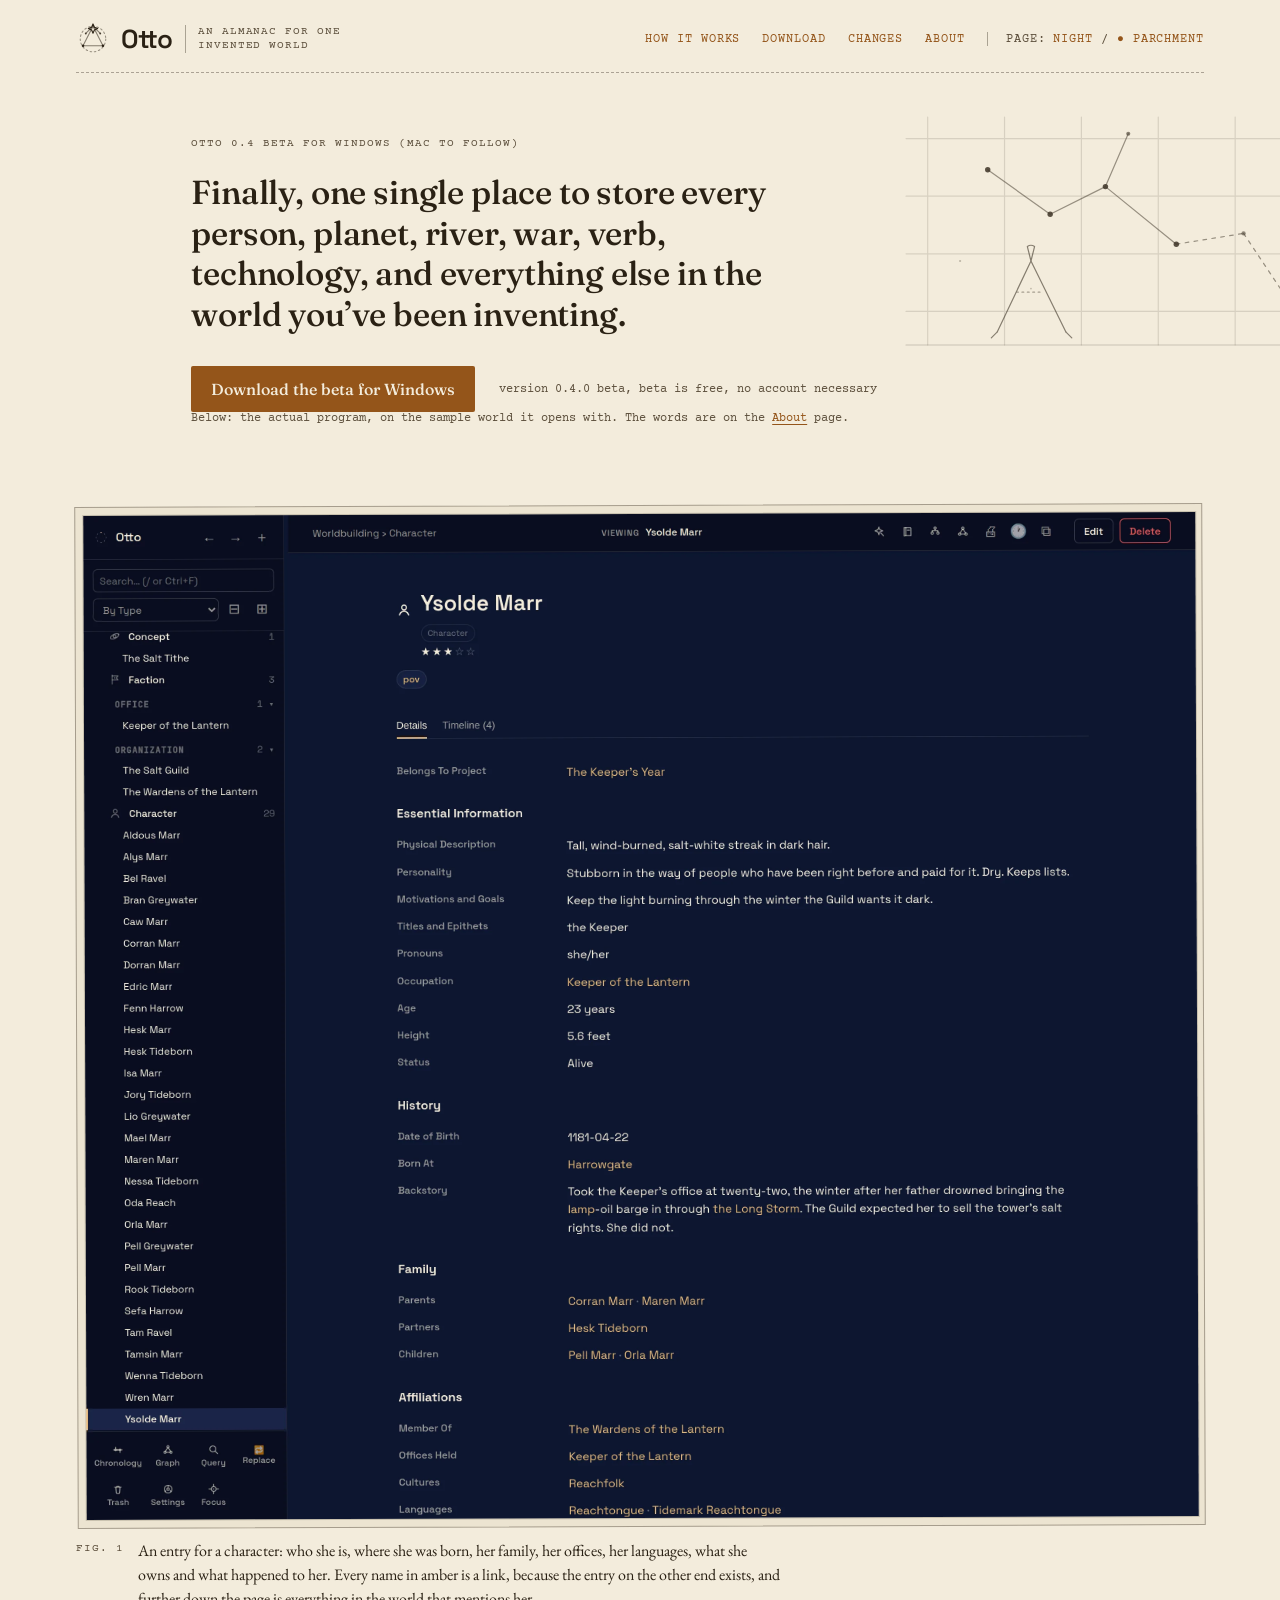
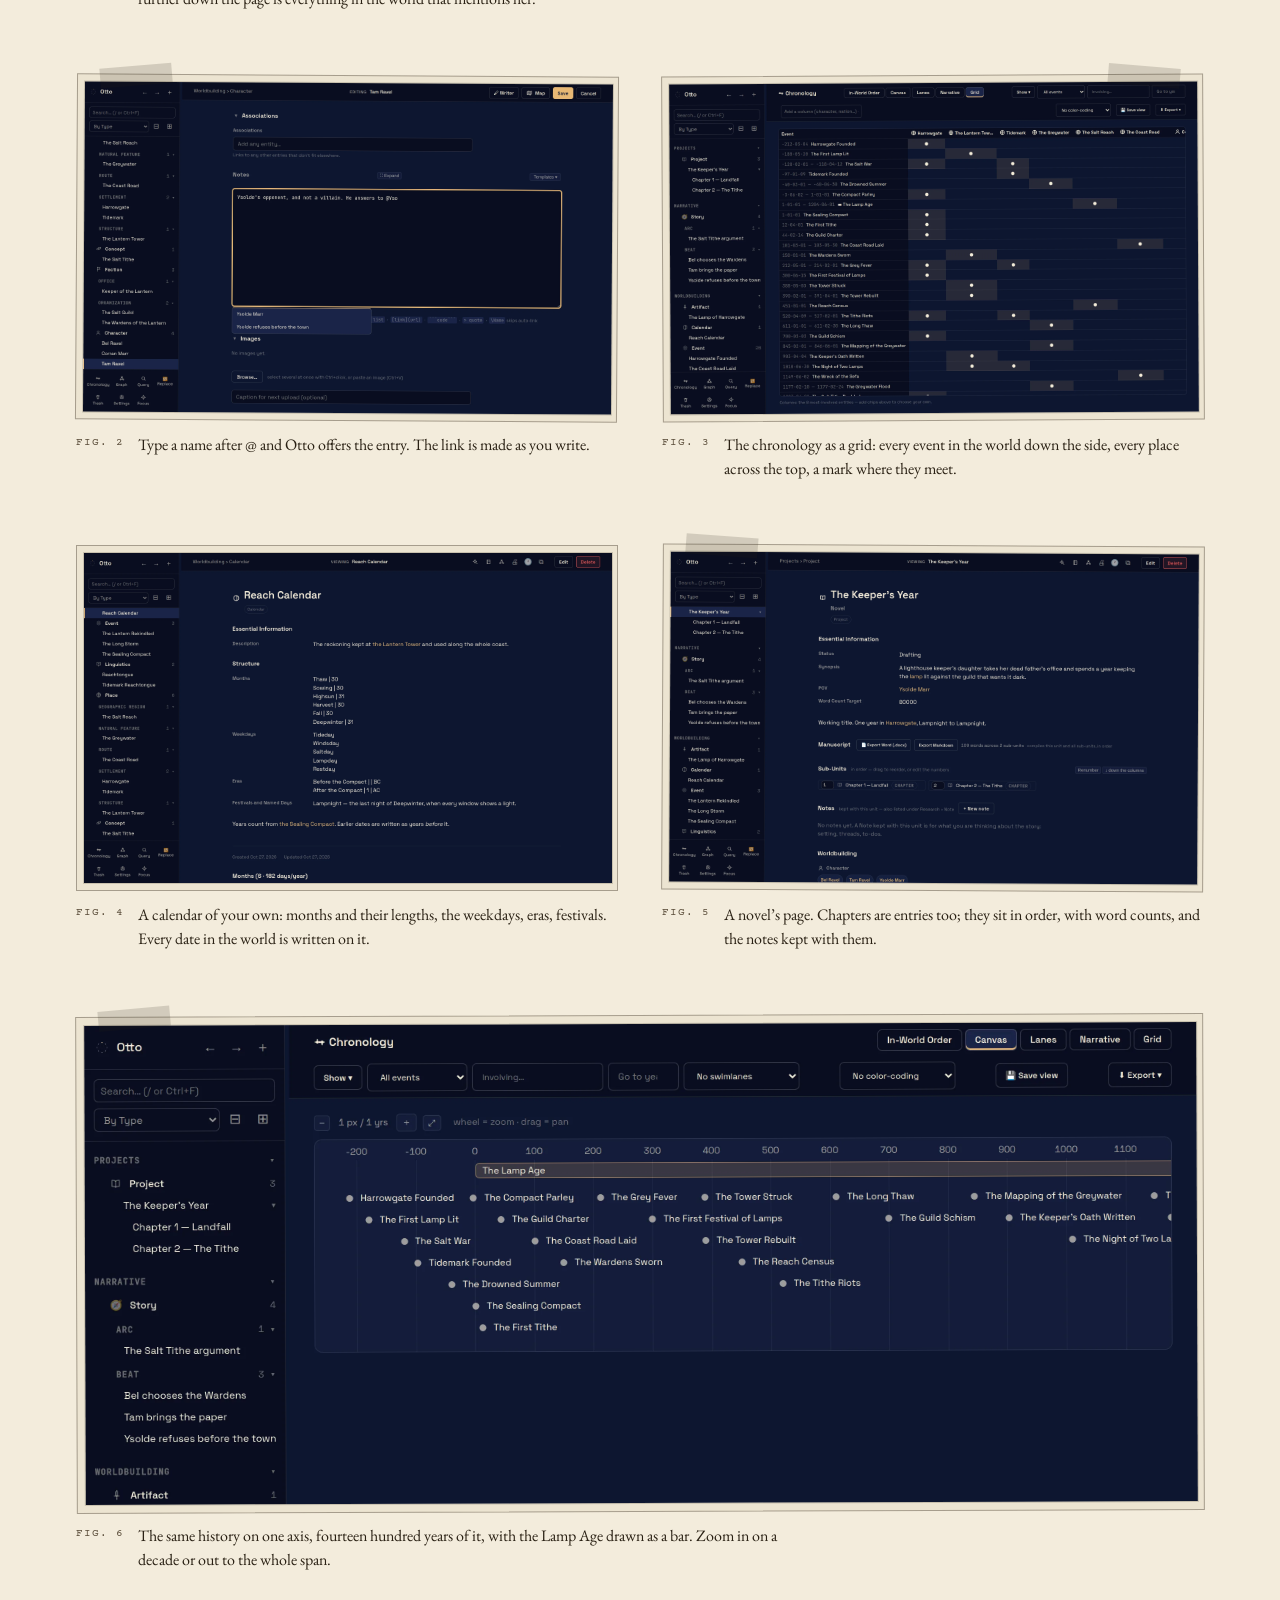
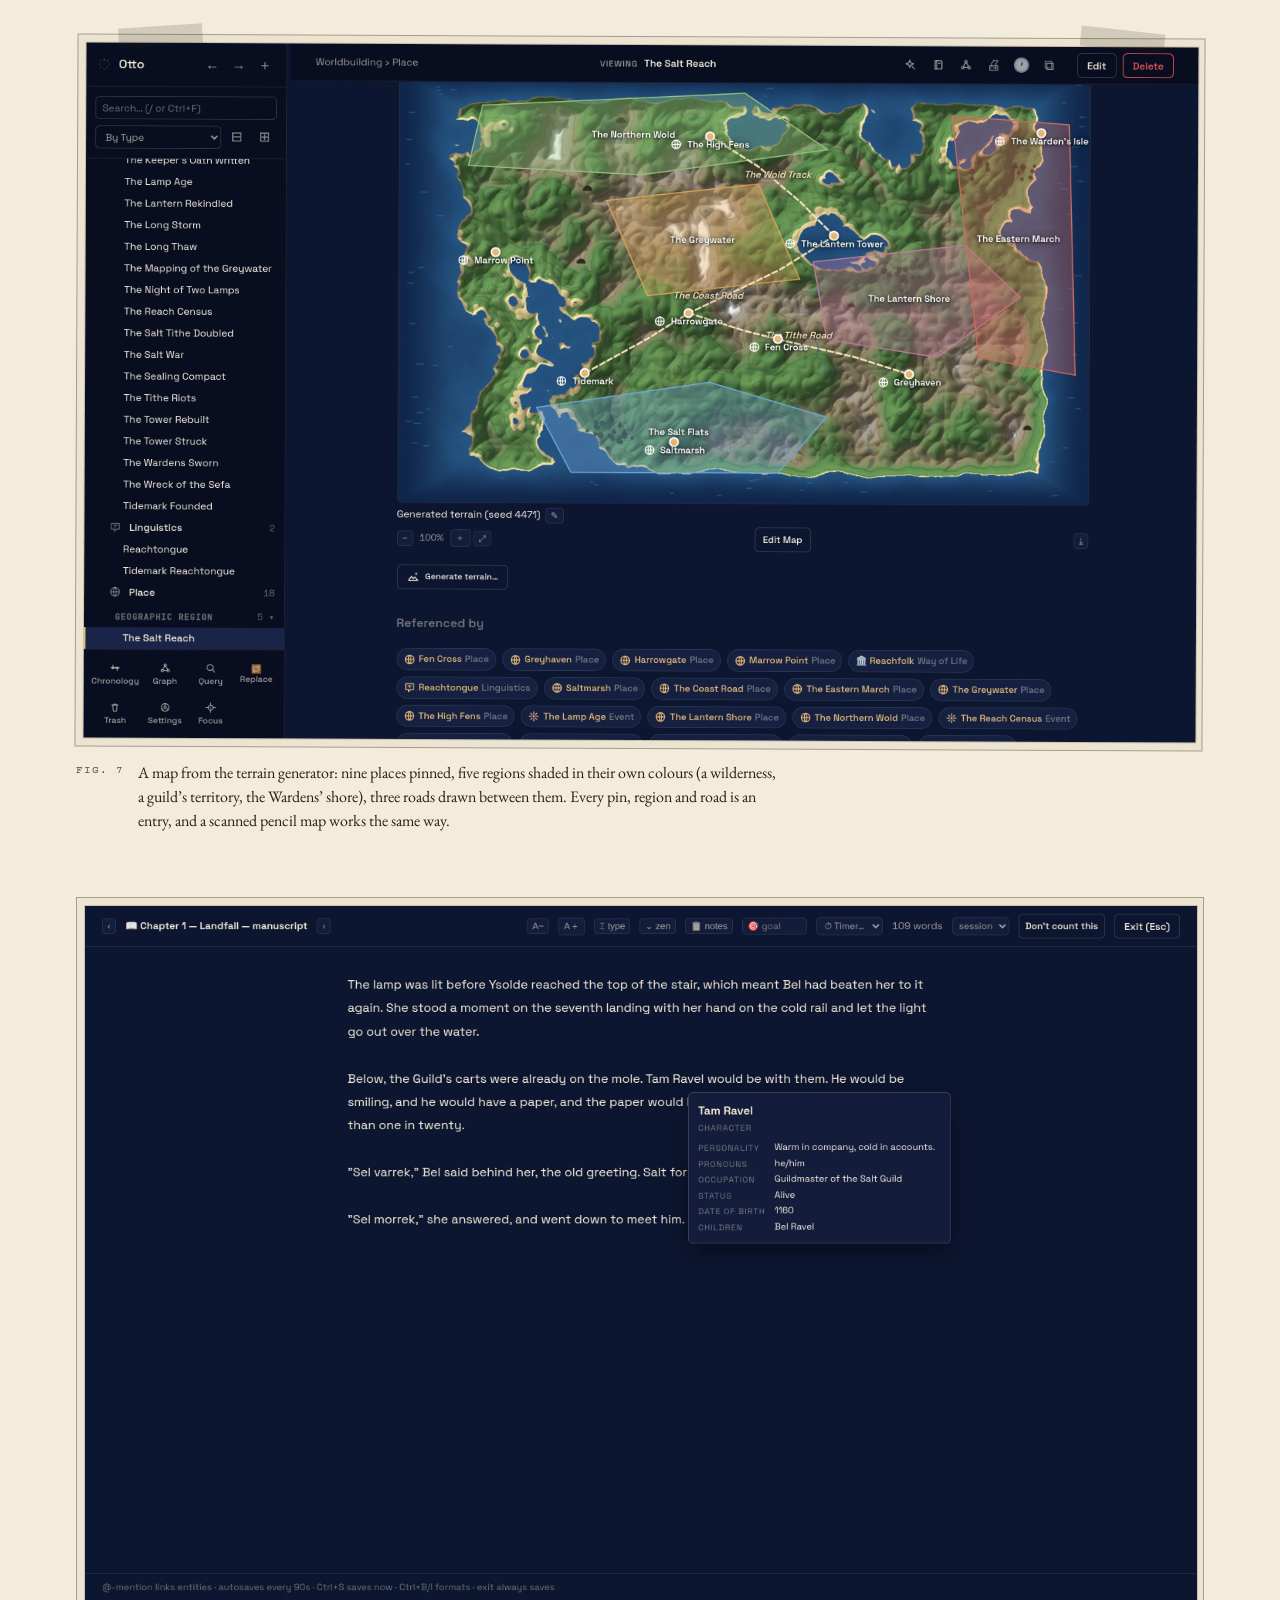
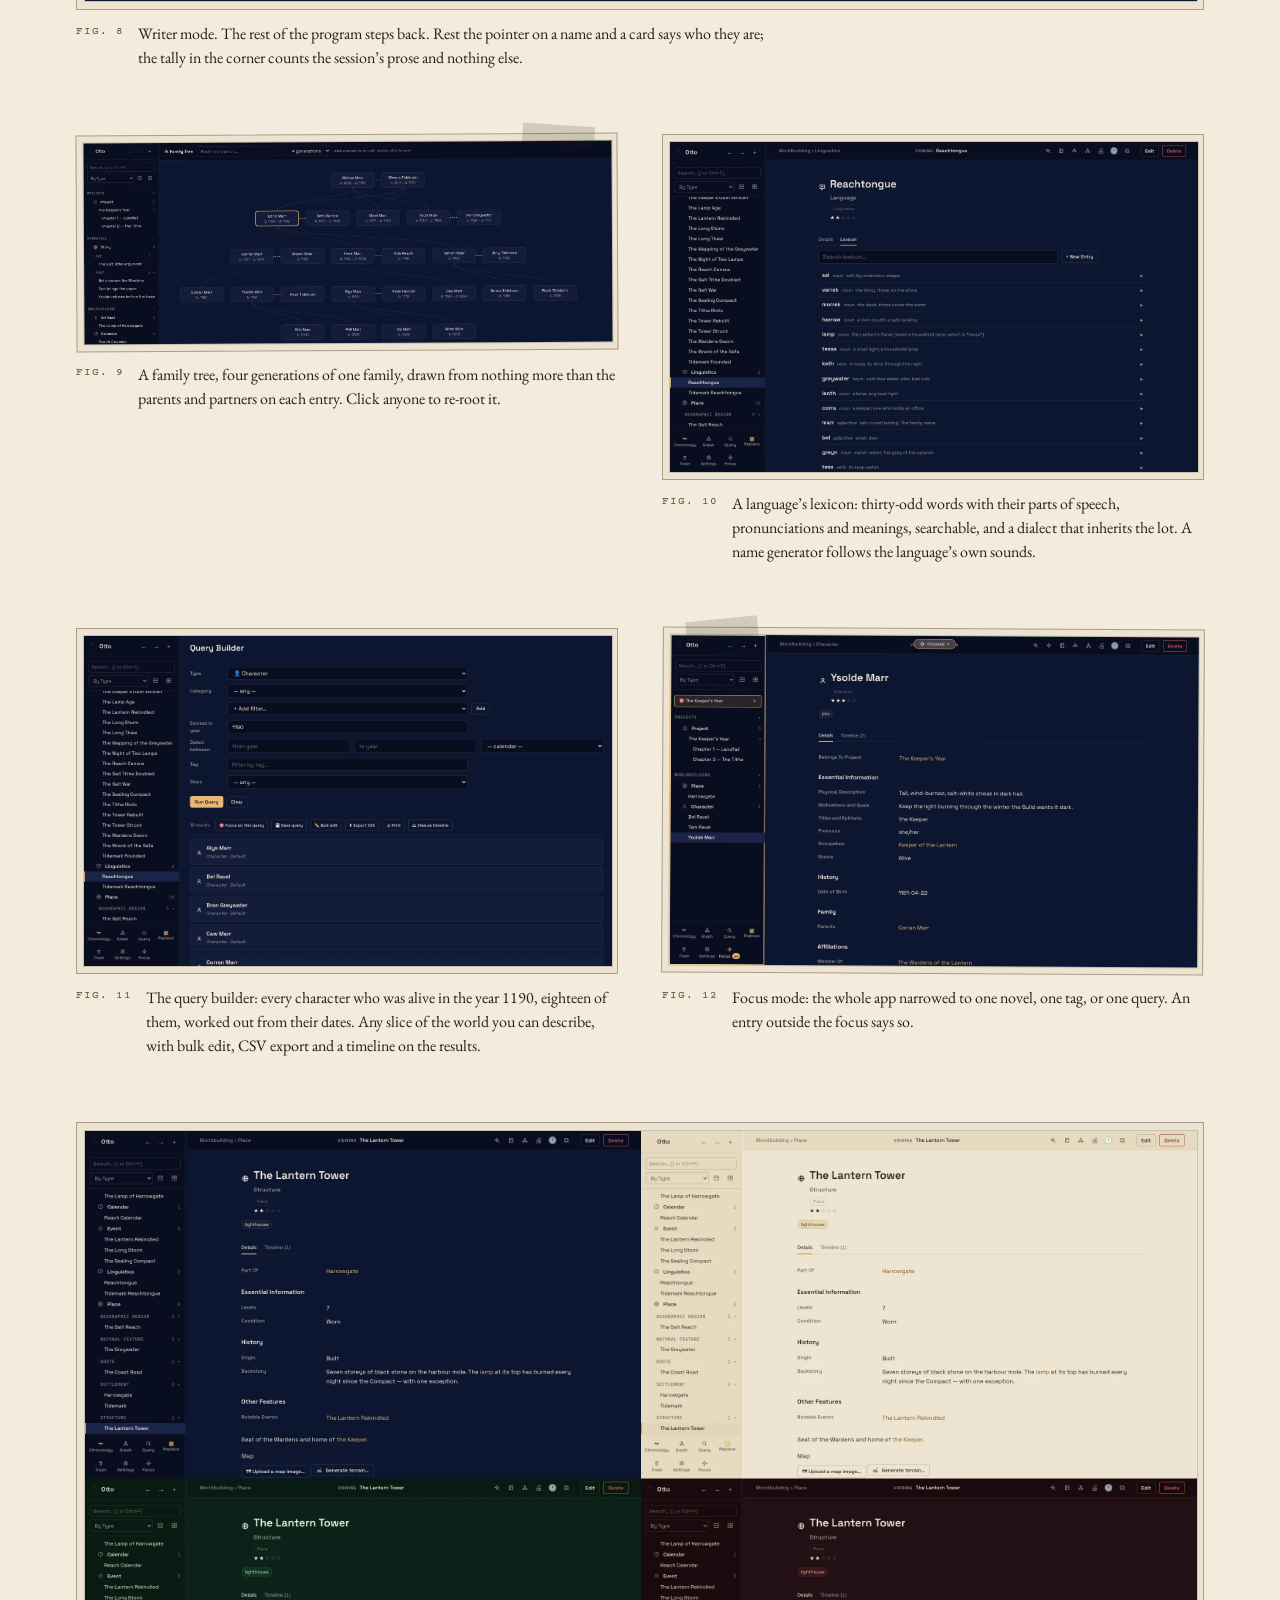
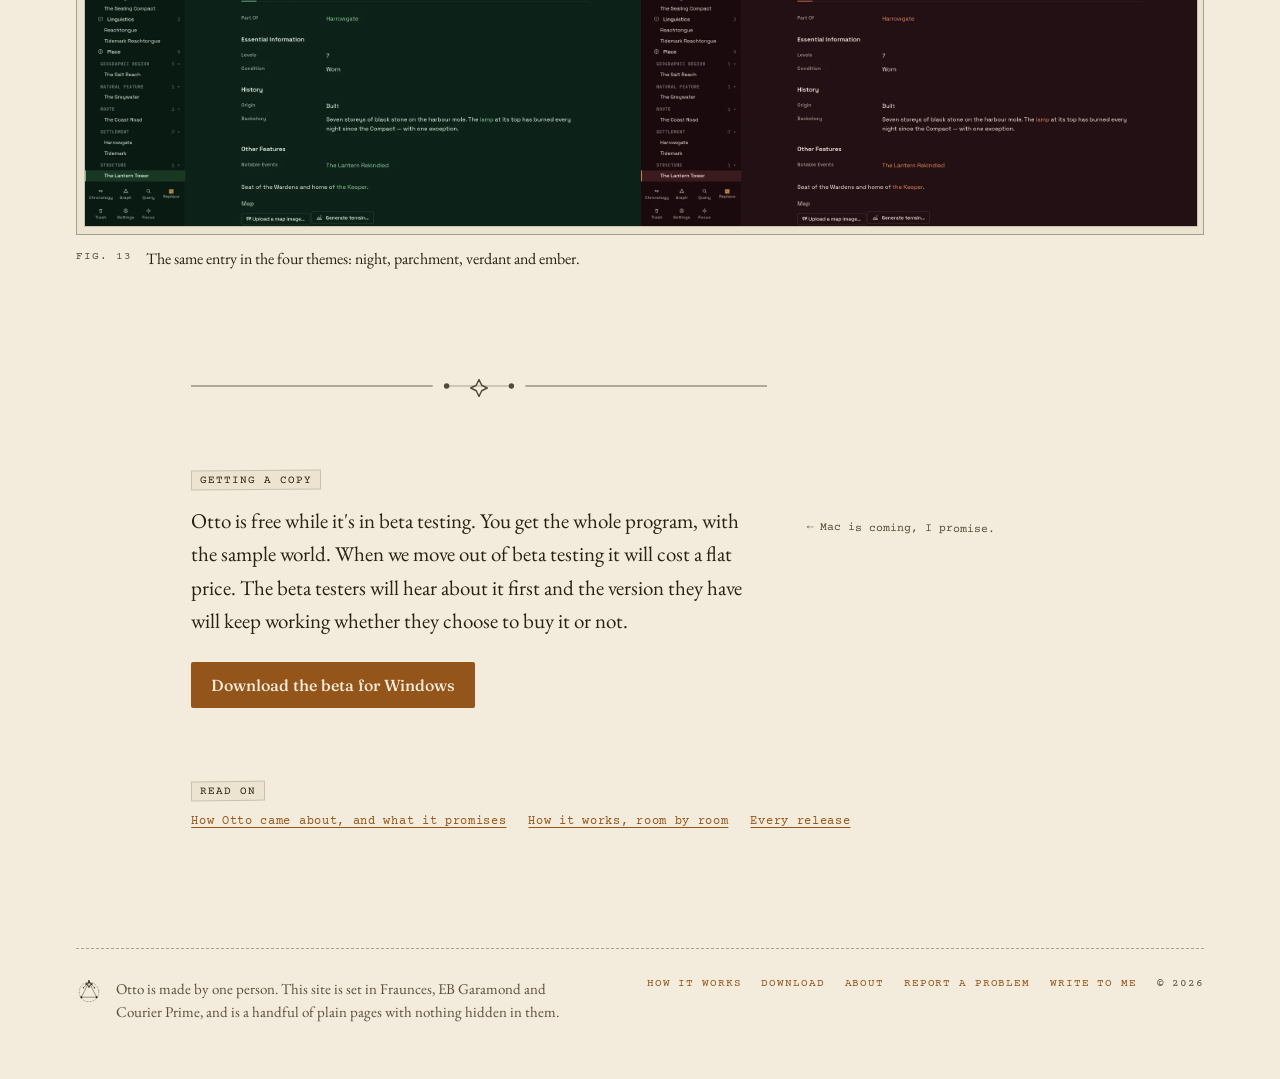
<file: index.html>
<!DOCTYPE html>
<html lang="en" data-ground="parchment" data-type="serif">
<head>
<meta charset="utf-8">
<title>Otto — an almanac for one invented world</title>
<meta name="viewport" content="width=device-width, initial-scale=1">
<link rel="stylesheet" href="fonts.css">
<link rel="stylesheet" href="site.css">
<style>
:root{--bg:#f3ecdc;--bg2:#ece4d1;--ink:#2a2114;--ink2:#5c4f3c;--acc:#94551a;--rule:rgba(42,33,20,.18);--rule2:rgba(42,33,20,.36);--stripe:rgba(42,33,20,.07);--on-night:none;--on-parch:block;--body:'EB Garamond',Garamond,Georgia,serif;--body-size:21px;--display:'Fraunces',Georgia,serif;--mono:'Courier Prime','Courier New',monospace}
:root[data-ground="night"]{--bg:#0d1530;--bg2:#080d20;--ink:#f4ecd8;--ink2:#b8b19f;--acc:#e8b974;--rule:rgba(244,236,216,.14);--rule2:rgba(244,236,216,.32);--stripe:rgba(244,236,216,.05);--on-night:block;--on-parch:none}
:root[data-type="grotesk"]{--body:'Space Grotesk',system-ui,sans-serif;--body-size:17.5px}
html,body{margin:0;background:var(--bg);color:var(--ink)}
body{-webkit-font-smoothing:antialiased;text-rendering:optimizeLegibility}
a{color:var(--acc);text-decoration-thickness:1px;text-underline-offset:3px}
a:hover{color:var(--ink)}
::selection{background:var(--acc);color:var(--bg)}
</style>
<meta property="og:title" content="Otto — an almanac for one invented world">
<meta property="og:type" content="website">
<meta property="og:image" content="assets/og-night-1200x630.png">
<meta property="og:image:width" content="1200">
<meta property="og:image:height" content="630">
<meta name="twitter:card" content="summary_large_image">
<link rel="icon" href="assets/parch/otto-glyph.svg" type="image/svg+xml">
<script>(function(){var r=document.documentElement;try{r.dataset.ground=localStorage.getItem('otto-ground')||'parchment'}catch(e){r.dataset.ground='parchment'}
function mark(){document.querySelectorAll('[data-set-ground]').forEach(function(b){b.textContent=(b.dataset.setGround===r.dataset.ground?'\u25CF ':'')+b.dataset.setGround})}
document.addEventListener('DOMContentLoaded',function(){mark();document.querySelectorAll('[data-set-ground]').forEach(function(b){b.addEventListener('click',function(){r.dataset.ground=b.dataset.setGround;try{localStorage.setItem('otto-ground',b.dataset.setGround)}catch(e){}mark()})})})})();</script>
</head>
<body>
<div class="clip">
<header class="wrap top">
  <div class="masthead">
    <a href="index.html" class="lockup">
      <img src="assets/night/otto-glyph.svg" alt="" width="34" height="34" class="on-night">
      <img src="assets/parch/otto-glyph.svg" alt="" width="34" height="34" class="on-parch">
      <span class="wordmark">Otto</span>
      <span class="tagline">an almanac for one invented world</span>
    </a>
    <nav class="menu">
      
        
        
          <a href="how-it-works.html">How it works</a>
        
      
        
        
          <a href="download.html">Download</a>
        
      
        
        
          <a href="changelog.html">Changes</a>
        
      
        
        
          <a href="about.html">About</a>
        
      
      <span class="ground">
        <span>Page:</span>
        <button type="button" data-set-ground="night">night</button>
        <span>/</span>
        <button type="button" data-set-ground="parchment">parchment</button>
      </span>
    </nav>
  </div>
</header>

<section class="rel">
  <img data-art="night" src="assets/night/splash-chart.svg" alt="" style="display:var(--on-night);position:absolute;top:8px;right:-16vw;width:min(48vw,760px);pointer-events:none;opacity:.9">
  <img data-art="parch" src="assets/parch/splash-chart.svg" alt="" style="display:var(--on-parch);position:absolute;top:8px;right:-16vw;width:min(48vw,760px);pointer-events:none;opacity:.9">
  <div class="wrap page rel">
    <div class="inset">
      <div class="label kicker">Otto 0.4 beta for Windows (Mac to follow)</div>
      <h1 class="title">Finally, one single place to store every person, planet, river, war, verb, technology, and everything else in the world you’ve been inventing.</h1>
      <div class="actions gap-32">
        <a href="download.html" class="button">Download the beta for Windows</a>
        <span class="mono">version 0.4.0 beta, beta is free, no account necessary</span>
      </div>
      <p class="mono gap-32">Below: the actual program, on the sample world it opens with. The words are on the <a href="about.html">About</a> page.</p>
    </div>
  </div>
</section>

<main class="wrap">

  <section id="pictures" class="gap-80">
    <div class="gallery">
      <figure>
        <div class="frame thick" style="--tilt:-0.2deg">
          <img src="assets/shots/character.webp" alt="A character entry in Otto: fields down the page, each linked name in amber" class="tall">
        </div>
        <figcaption class="below">
          <span class="label">Fig. 1</span>
          <span class="caption">An entry for a character: who she is, where she was born, her family, her offices, her languages, what she owns and what happened to her. Every name in amber is a link, because the entry on the other end exists, and further down the page is everything in the world that mentions her.</span>
        </figcaption>
      </figure>

      <div class="pair">
      <figure>
        <div class="frame" style="--tilt:0.35deg"><span class="tape" style="--tilt:-5deg"></span>
          <img src="assets/shots/mention.webp" alt="The notes field mid-typing: after an @ the names that match appear">
        </div>
        <figcaption class="below">
          <span class="label">Fig. 2</span>
          <span class="caption">Type a name after @ and Otto offers the entry. The link is made as you write.</span>
        </figcaption>
      </figure>
      <figure>
        <div class="frame" style="--tilt:-0.3deg"><span class="tape right" style="--tilt:5deg"></span>
          <img src="assets/shots/chronology-grid.webp" alt="The chronology as a grid: twenty-eight events down the side, every place across the top">
        </div>
        <figcaption class="below">
          <span class="label">Fig. 3</span>
          <span class="caption">The chronology as a grid: every event in the world down the side, every place across the top, a mark where they meet.</span>
        </figcaption>
      </figure>
      </div>

      <div class="pair">
      <figure>
        <div class="frame">
          <img src="assets/shots/calendar.webp" alt="A calendar entry: six months with their lengths, five weekdays, two eras, a festival">
        </div>
        <figcaption class="below">
          <span class="label">Fig. 4</span>
          <span class="caption">A calendar of your own: months and their lengths, the weekdays, eras, festivals. Every date in the world is written on it.</span>
        </figcaption>
      </figure>
      <figure>
        <div class="frame" style="--tilt:0.3deg"><span class="tape" style="--tilt:4deg"></span>
          <img src="assets/shots/project.webp" alt="A novel’s page: its chapters in order, with word counts">
        </div>
        <figcaption class="below">
          <span class="label">Fig. 5</span>
          <span class="caption">A novel’s page. Chapters are entries too; they sit in order, with word counts, and the notes kept with them.</span>
        </figcaption>
      </figure>
      </div>

      <figure>
        <div class="frame thick" style="--tilt:-0.2deg"><span class="tape" style="--tilt:-5deg"></span>
          <img src="assets/shots/chronology-canvas.webp" alt="The chronology drawn on one axis: fourteen hundred years of the sample world’s history, with an era as a bar" class="wide">
        </div>
        <figcaption class="below">
          <span class="label">Fig. 6</span>
          <span class="caption">The same history on one axis, fourteen hundred years of it, with the Lamp Age drawn as a bar. Zoom in on a decade or out to the whole span.</span>
        </figcaption>
      </figure>

      <figure>
        <div class="frame thick" style="--tilt:0.25deg"><span class="tape far" style="--tilt:-4deg"></span><span class="tape far right" style="--tilt:6deg"></span>
          <img src="assets/shots/map.webp" alt="A generated terrain map with nine places pinned, five shaded regions and three roads drawn on it">
        </div>
        <figcaption class="below">
          <span class="label">Fig. 7</span>
          <span class="caption">A map from the terrain generator: nine places pinned, five regions shaded in their own colours (a wilderness, a guild’s territory, the Wardens’ shore), three roads drawn between them. Every pin, region and road is an entry, and a scanned pencil map works the same way.</span>
        </figcaption>
      </figure>

      <figure>
        <div class="frame thick">
          <img src="assets/shots/writer-full.webp" alt="Writer mode: a chapter full screen, a hover card open over a character’s name">
        </div>
        <figcaption class="below">
          <span class="label">Fig. 8</span>
          <span class="caption">Writer mode. The rest of the program steps back. Rest the pointer on a name and a card says who they are; the tally in the corner counts the session’s prose and nothing else.</span>
        </figcaption>
      </figure>

      <div class="pair">
      <figure>
        <div class="frame" style="--tilt:-0.3deg"><span class="tape right" style="--tilt:4deg"></span>
          <img src="assets/shots/family-tree.webp" alt="A family tree: three generations of the Marr family" class="tree">
        </div>
        <figcaption class="below">
          <span class="label">Fig. 9</span>
          <span class="caption">A family tree, four generations of one family, drawn from nothing more than the parents and partners on each entry. Click anyone to re-root it.</span>
        </figcaption>
      </figure>
      <figure>
        <div class="frame">
          <img src="assets/shots/lexicon.webp" alt="A language’s lexicon tab: words with their parts of speech and meanings">
        </div>
        <figcaption class="below">
          <span class="label">Fig. 10</span>
          <span class="caption">A language’s lexicon: thirty-odd words with their parts of speech, pronunciations and meanings, searchable, and a dialect that inherits the lot. A name generator follows the language’s own sounds.</span>
        </figcaption>
      </figure>
      </div>

      <div class="pair">
      <figure>
        <div class="frame">
          <img src="assets/shots/query.webp" alt="The query builder listing the eighteen characters alive in the year 1190">
        </div>
        <figcaption class="below">
          <span class="label">Fig. 11</span>
          <span class="caption">The query builder: every character who was alive in the year 1190, eighteen of them, worked out from their dates. Any slice of the world you can describe, with bulk edit, CSV export and a timeline on the results.</span>
        </figcaption>
      </figure>
      <figure>
        <div class="frame" style="--tilt:0.3deg"><span class="tape" style="--tilt:-6deg"></span>
          <img src="assets/shots/focus.webp" alt="Focus mode narrowed to one novel, with a banner on an entry outside it">
        </div>
        <figcaption class="below">
          <span class="label">Fig. 12</span>
          <span class="caption">Focus mode: the whole app narrowed to one novel, one tag, or one query. An entry outside the focus says so.</span>
        </figcaption>
      </figure>
      </div>

      <figure>
        <div class="frame thick">
          <img src="assets/shots/themes.webp" alt="The same entry in Otto’s four themes: night, parchment, verdant, ember">
        </div>
        <figcaption class="below">
          <span class="label">Fig. 13</span>
          <span class="caption">The same entry in the four themes: night, parchment, verdant and ember.</span>
        </figcaption>
      </figure>
    </div>
  </section>

  <div class="inset gap-104">
    <img src="assets/night/web-rule-a.svg" alt="" class="on-night rule">
    <img src="assets/parch/web-rule-a.svg" alt="" class="on-parch rule">
  </div>

  <section id="get" class="inset gap-72">
    <div class="stamp inline" style="--tilt:-0.4deg">Getting a copy</div>
    <div class="row">
      <div class="col-narrow">
        <p class="plain">Otto is free while it's in beta testing. You get the whole program, with the sample world. When we move out of beta testing it will cost a flat price. The beta testers will hear about it first and the version they have will keep working whether they choose to buy it or not.</p>
        <div class="actions">
          <a href="download.html" class="button">Download the beta for Windows</a>
        </div>
      </div>
      <aside style="--lift:15px;--shift:-4px;--tilt:0.6deg"><span class="arrow">←</span>Mac is coming, I promise.</aside>
    </div>
  </section>

  <section class="inset gap-72 end-120">
    <div class="stamp inline" style="--tilt:-0.6deg">Read on</div>
    <div class="jump">
      <a href="about.html">How Otto came about, and what it promises</a>
      <a href="how-it-works.html">How it works, room by room</a>
      <a href="changelog.html">Every release</a>
    </div>
  </section>
</main>


<footer class="wrap bottom">
  <div class="colophon">
    <div class="colophon-note">
      <img src="assets/night/otto-glyph.svg" alt="" width="26" height="26" class="on-night">
      <img src="assets/parch/otto-glyph.svg" alt="" width="26" height="26" class="on-parch">
      <p>Otto is made by one person. This site is set in Fraunces, EB Garamond and Courier Prime, and is a handful of plain pages with nothing hidden in them.</p>
    </div>
    <div class="footer-links">
      <a href="how-it-works.html">How it works</a>
      <a href="download.html">Download</a>
      <a href="about.html">About</a>
      <a href="report.html">Report a problem</a>
      <a href="mailto:meateaapple@gmail.com">Write to me</a>
      <span>© 2026</span>
    </div>
  </div>
</footer>

</div>
<script src="site.js"></script>
</body>
</html>
</file>
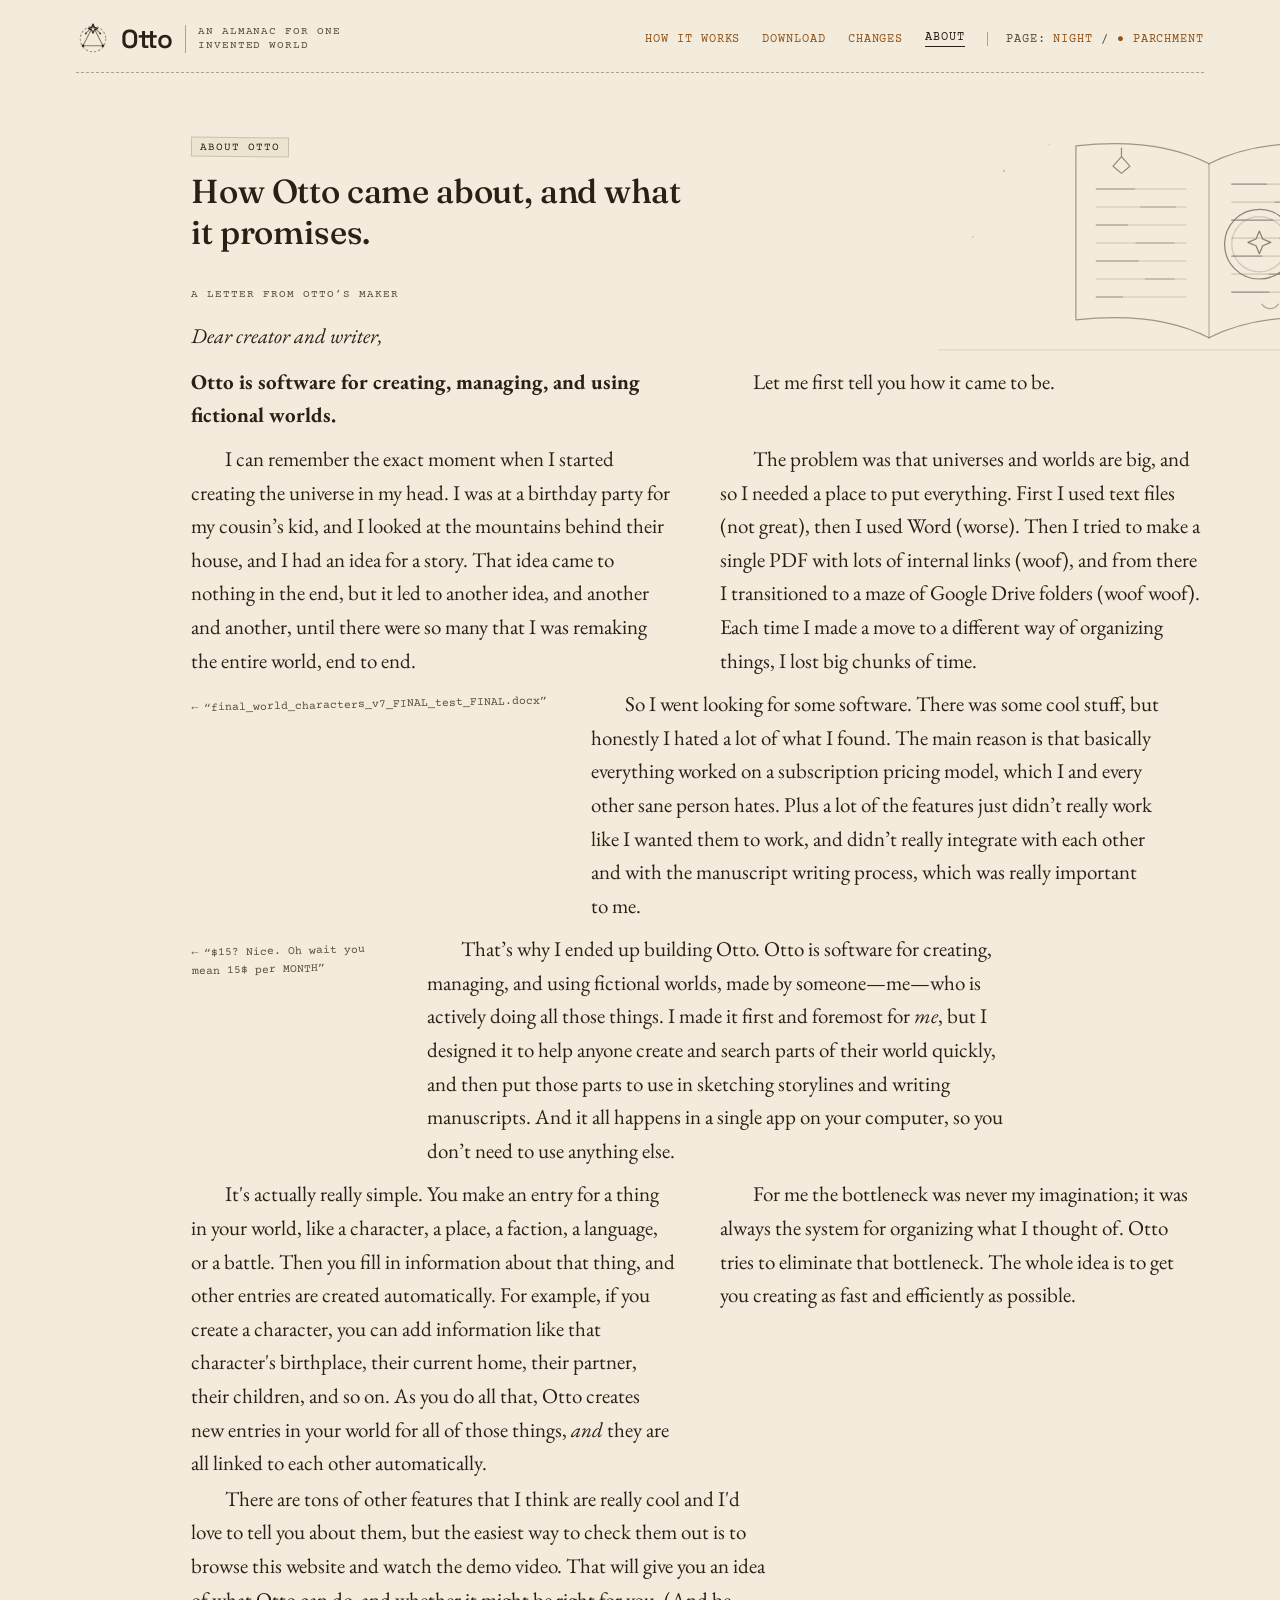
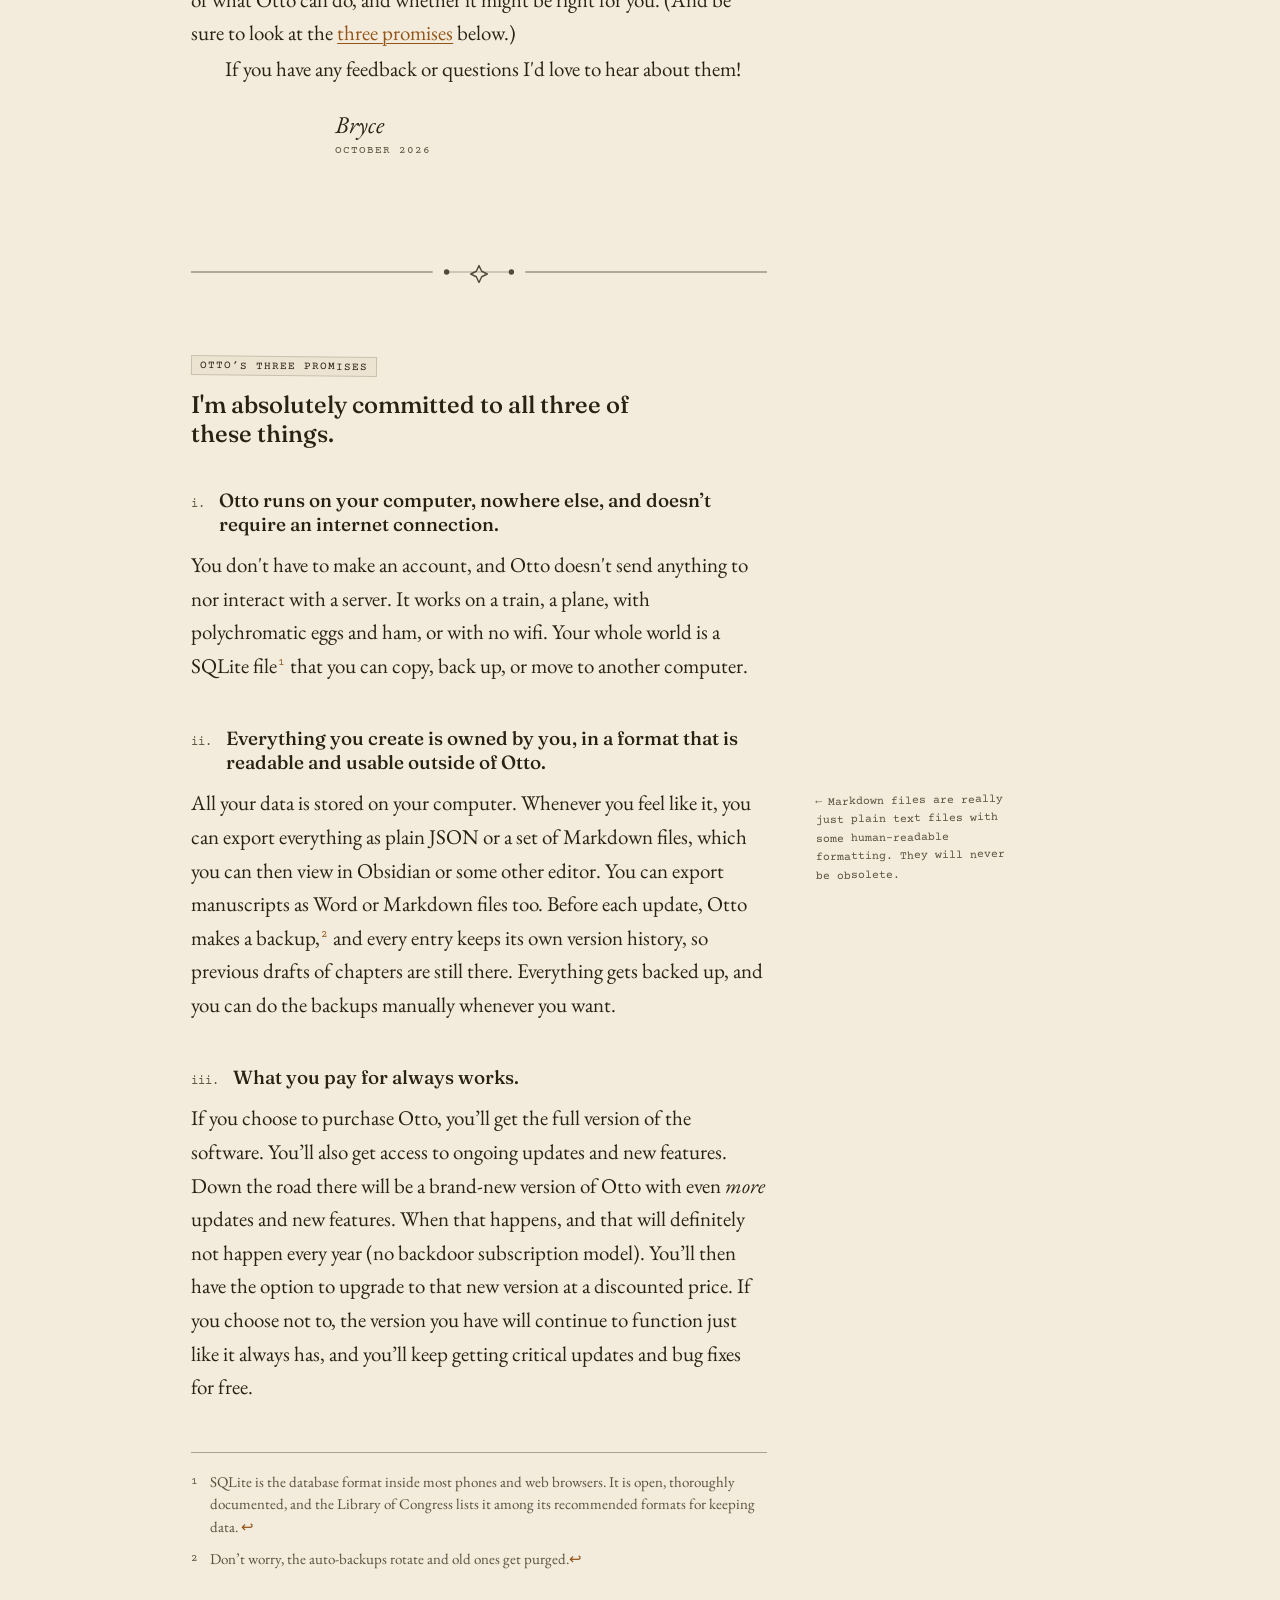
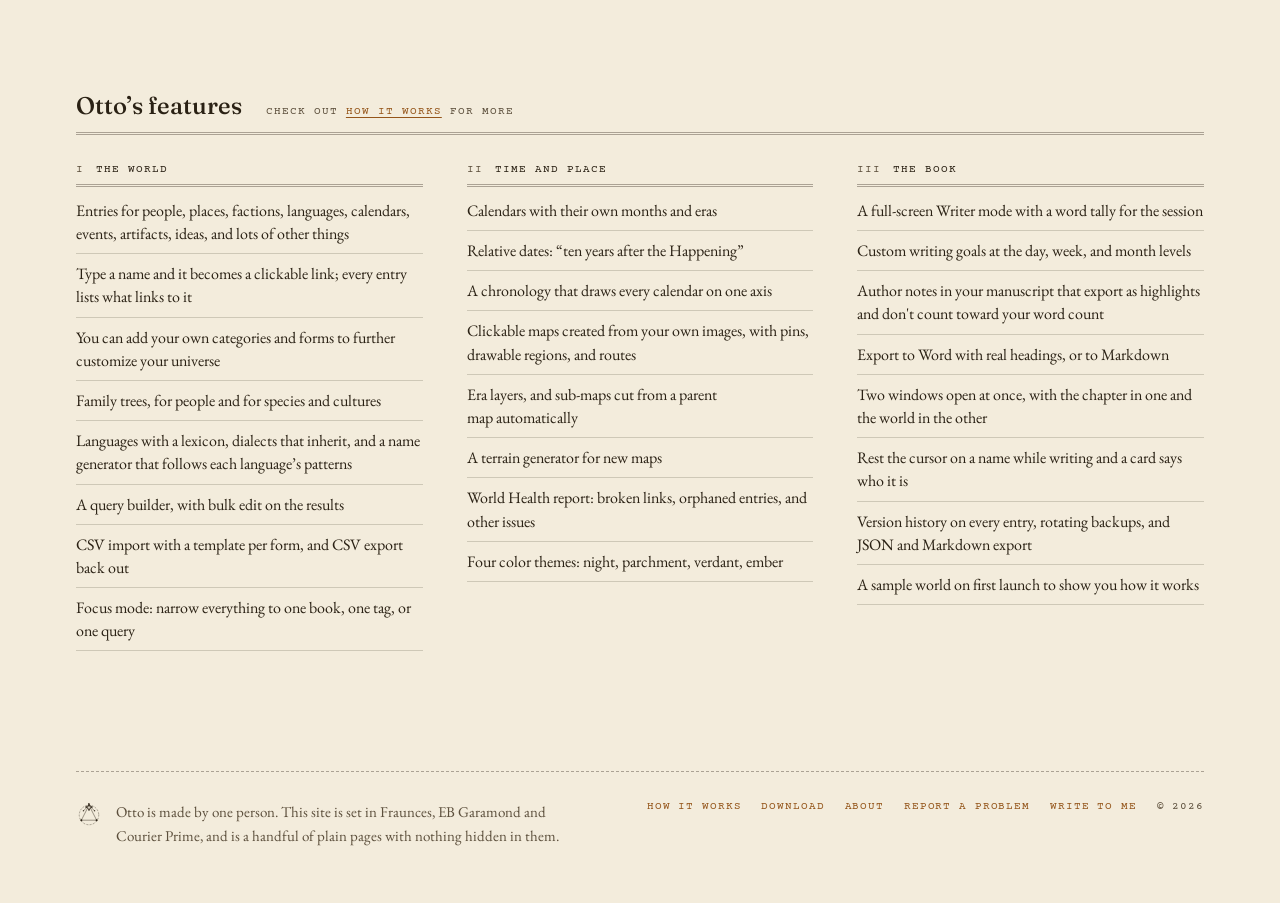
<file: about.html>
<!DOCTYPE html>
<html lang="en" data-ground="parchment" data-type="serif">
<head>
<meta charset="utf-8">
<title>About Otto</title>
<meta name="viewport" content="width=device-width, initial-scale=1">
<link rel="stylesheet" href="fonts.css">
<link rel="stylesheet" href="site.css">
<style>
:root{--bg:#f3ecdc;--bg2:#ece4d1;--ink:#2a2114;--ink2:#5c4f3c;--acc:#94551a;--rule:rgba(42,33,20,.18);--rule2:rgba(42,33,20,.36);--stripe:rgba(42,33,20,.07);--on-night:none;--on-parch:block;--body:'EB Garamond',Garamond,Georgia,serif;--body-size:21px;--display:'Fraunces',Georgia,serif;--mono:'Courier Prime','Courier New',monospace}
:root[data-ground="night"]{--bg:#0d1530;--bg2:#080d20;--ink:#f4ecd8;--ink2:#b8b19f;--acc:#e8b974;--rule:rgba(244,236,216,.14);--rule2:rgba(244,236,216,.32);--stripe:rgba(244,236,216,.05);--on-night:block;--on-parch:none}
:root[data-type="grotesk"]{--body:'Space Grotesk',system-ui,sans-serif;--body-size:17.5px}
html,body{margin:0;background:var(--bg);color:var(--ink)}
body{-webkit-font-smoothing:antialiased;text-rendering:optimizeLegibility}
a{color:var(--acc);text-decoration-thickness:1px;text-underline-offset:3px}
a:hover{color:var(--ink)}
::selection{background:var(--acc);color:var(--bg)}
</style>
<meta property="og:title" content="About Otto">
<meta property="og:type" content="website">
<meta property="og:image" content="assets/og-night-1200x630.png">
<meta property="og:image:width" content="1200">
<meta property="og:image:height" content="630">
<meta name="twitter:card" content="summary_large_image">
<link rel="icon" href="assets/parch/otto-glyph.svg" type="image/svg+xml">
<script>(function(){var r=document.documentElement;try{r.dataset.ground=localStorage.getItem('otto-ground')||'parchment'}catch(e){r.dataset.ground='parchment'}
function mark(){document.querySelectorAll('[data-set-ground]').forEach(function(b){b.textContent=(b.dataset.setGround===r.dataset.ground?'\u25CF ':'')+b.dataset.setGround})}
document.addEventListener('DOMContentLoaded',function(){mark();document.querySelectorAll('[data-set-ground]').forEach(function(b){b.addEventListener('click',function(){r.dataset.ground=b.dataset.setGround;try{localStorage.setItem('otto-ground',b.dataset.setGround)}catch(e){}mark()})})})})();</script>
</head>
<body>
<div class="clip">
<header class="wrap top">
  <div class="masthead">
    <a href="index.html" class="lockup">
      <img src="assets/night/otto-glyph.svg" alt="" width="34" height="34" class="on-night">
      <img src="assets/parch/otto-glyph.svg" alt="" width="34" height="34" class="on-parch">
      <span class="wordmark">Otto</span>
      <span class="tagline">an almanac for one invented world</span>
    </a>
    <nav class="menu">
      
        
        
          <a href="how-it-works.html">How it works</a>
        
      
        
        
          <a href="download.html">Download</a>
        
      
        
        
          <a href="changelog.html">Changes</a>
        
      
        
          <span class="here">About</span>
        
        
      
      <span class="ground">
        <span>Page:</span>
        <button type="button" data-set-ground="night">night</button>
        <span>/</span>
        <button type="button" data-set-ground="parchment">parchment</button>
      </span>
    </nav>
  </div>
</header>

<main class="wrap page rel">
  <img src="assets/night/splash-lexicon.svg" alt="" style="display:var(--on-night);position:absolute;right:-20vw;top:20px;width:min(48vw,720px);opacity:.6;pointer-events:none">
  <img src="assets/parch/splash-lexicon.svg" alt="" style="display:var(--on-parch);position:absolute;right:-20vw;top:20px;width:min(48vw,720px);opacity:.6;pointer-events:none">
  <div class="inset rel">
    <div class="stamp" style="--tilt:0.6deg">About Otto</div>
    <h1 class="title narrow">How Otto came about, and what it promises.</h1>
      <div class="label" style="margin-bottom:18px">A letter from Otto’s maker</div>
      <div class="letter col" style="--gap:2px">
        <p class="dear">Dear creator and writer,</p>
        <div class="row">
		  <p><b>Otto is software for creating, managing, and using fictional worlds.</b></p>
		  <p>Let me first tell you how it came to be.</p>
          <p>I can remember the exact moment when I started creating the universe in my head. I was at a birthday party for my cousin’s kid, and I looked at the mountains behind their house, and I had an idea for a story. That idea came to nothing in the end, but it led to another idea, and another and another, until there were so many that I was remaking the entire world, end to end.</p>
		  <p>The problem was that universes and worlds are big, and so I needed a place to put everything. First I used text files (not great), then I used Word (worse). Then I tried to make a single PDF with lots of internal links (woof), and from there I transitioned to a maze of Google Drive folders (woof woof). Each time I made a move to a different way of organizing things, I lost big chunks of time.</p>
		  <aside style="--lift:13px;--tilt:-1.2deg"><span class="arrow">←</span>“final_world_characters_v7_FINAL_test_FINAL.docx”</aside>
		  <p>So I went looking for some software. There was some cool stuff, but honestly I hated a lot of what I found. The main reason is that basically everything worked on a subscription pricing model, which I and every other sane person hates. Plus a lot of the features just didn’t really work like I wanted them to work, and didn’t really integrate with each other and with the manuscript writing process, which was really important to me.</p>
		  <aside style="--lift:13px;--tilt:-1.2deg"><span class="arrow">←</span>“$15? Nice. Oh wait you mean 15$ per MONTH”</aside>
		  <p>That’s why I ended up building Otto. Otto is software for creating, managing, and using fictional worlds, made by someone—me—who is actively doing all those things. I made it first and foremost for <em>me</em>, but I designed it to help anyone create and search parts of their world quickly, and then put those parts to use in sketching storylines and writing manuscripts. And it all happens in a single app on your computer, so you don’t need to use anything else.</p>
		  <p>It's actually really simple. You make an entry for a thing in your world, like a character, a place, a faction, a language, or a battle. Then you fill in information about that thing, and other entries are created automatically. For example, if you create a character, you can add information like that character's birthplace, their current home, their partner, their children, and so on. As you do all that, Otto creates new entries in your world for all of those things, <em>and</em> they are all linked to each other automatically.</p>
		  <p>For me the bottleneck was never my imagination; it was always the system for organizing what I thought of. Otto tries to eliminate that bottleneck. The whole idea is to get you creating as fast and efficiently as possible.</p>
        </div>
        <div class="row">
          <p>There are tons of other features that I think are really cool and I'd love to tell you about them, but the easiest way to check them out is to browse this website and watch the demo video. That will give you an idea of what Otto can do, and whether it might be right for you. (And be sure to look at the <a href="#promises">three promises</a> below.)</p>
        </div>
        <div class="row">
          <p>If you have any feedback or questions I'd love to hear about them!</p>
        </div>
        <div class="signature">
          <span class="name">Bryce</span>
          <span class="label">October 2026</span>
        </div>
      </div>
  </div>

  <div class="inset gap-104">
    <img src="assets/night/web-rule-a.svg" alt="" class="on-night rule">
    <img src="assets/parch/web-rule-a.svg" alt="" class="on-parch rule">
  </div>

  <section id="promises" class="inset gap-72">
    <div class="stamp inline" style="--tilt:0.6deg">Otto’s Three Promises</div>
    <h2 class="heading roomy">I'm absolutely committed to all three of these things.</h2>

    <div class="col" style="--gap:44px">
      <div class="col">
        <h3 class="subheading"><span class="num">i.</span>Otto runs on your computer, nowhere else, and doesn’t require an internet connection.</h3>
        <div class="row">
          <p>You don't have to make an account, and Otto doesn't send anything to nor interact with a server. It works on a train, a plane, with polychromatic eggs and ham, or with no wifi. Your whole world is a SQLite file<sup class="fn"><a href="#fn1" id="r1">1</a></sup> that you can copy, back up, or move to another computer.</p>
        </div>
      </div>
      <div class="col">
        <h3 class="subheading"><span class="num">ii.</span>Everything you create is owned by you, in a format that is readable and usable outside of Otto.</h3>
        <div class="row">
          <p>All your data is stored on your computer. Whenever you feel like it, you can export everything as plain JSON or a set of Markdown files, which you can then view in Obsidian or some other editor. You can export manuscripts as Word or Markdown files too. Before each update, Otto makes a backup,<sup class="fn"><a href="#fn2" id="r2">2</a></sup> and every entry keeps its own version history, so previous drafts of chapters are still there. Everything gets backed up, and you can do the backups manually whenever you want.</p>
          <aside style="--shift:4px;--tilt:-0.9deg"><span class="arrow">←</span>Markdown files are really just plain text files with some human-readable formatting. They will never be obsolete.</aside>
        </div>
      </div>
      <div class="col">
        <h3 class="subheading"><span class="num">iii.</span>What you pay for always works.</h3>
        <div class="row">
          <p>If you choose to purchase Otto, you’ll get the full version of the software. You’ll also get access to ongoing updates and new features. Down the road there will be a brand-new version of Otto with even <em>more</em> updates and new features. When that happens, and that will definitely not happen every year (no backdoor subscription model). You’ll then have the option to upgrade to that new version at a discounted price. If you choose not to, the version you have will continue to function just like it always has, and you’ll keep getting critical updates and bug fixes for free. </p>
          <aside></aside>
        </div>
      </div>
    </div>

    <ol class="footnotes">
      <li id="fn1"><span class="num">1</span><span class="pretty">SQLite is the database format inside most phones and web browsers. It is open, thoroughly documented, and the Library of Congress lists it among its recommended formats for keeping data. <a href="#r1">↩</a></span></li>
      <li id="fn2"><span class="num">2</span><span class="pretty">Don’t worry, the auto-backups rotate and old ones get purged.<a href="#r2">↩</a></span></li>
    </ol>
  </section>

  <section id="inside" class="gap-120 end-120">
    <div class="contents-head">
      <h2 class="heading flush">Otto’s features</h2>
      <span class="label">check out <a href="how-it-works.html">How it works</a> for more</span>
    </div>
    <div class="features">
      <div>
        <h3><span class="numeral">I</span>The world</h3>
        <ul>
          <li>Entries for people, places, factions, languages, calendars, events, artifacts, ideas, and lots of other things</li>
          <li>Type a name and it becomes a clickable link; every entry lists what links to it</li>
          <li>You can add your own categories and forms to further customize your universe</li>
          <li>Family trees, for people and for species and cultures</li>
          <li>Languages with a lexicon, dialects that inherit, and a name generator that follows each language’s patterns</li>
          <li>A query builder, with bulk edit on the results</li>
          <li>CSV import with a template per form, and CSV export back out</li>
          <li>Focus mode: narrow everything to one book, one tag, or one query</li>
        </ul>
      </div>
      <div>
        <h3><span class="numeral">II</span>Time and place</h3>
        <ul>
          <li>Calendars with their own months and eras</li>
          <li>Relative dates: “ten years after the Happening”</li>
          <li>A chronology that draws every calendar on one axis</li>
          <li>Clickable maps created from your own images, with pins, drawable regions, and routes</li>
          <li>Era layers, and sub-maps cut from a parent map automatically</li>
          <li>A terrain generator for new maps</li>
          <li>World Health report: broken links, orphaned entries, and other issues</li>
          <li>Four color themes: night, parchment, verdant, ember</li>
        </ul>
      </div>
      <div>
        <h3><span class="numeral">III</span>The book</h3>
        <ul>
          <li>A full-screen Writer mode with a word tally for the session</li>
		  <li>Custom writing goals at the day, week, and month levels</li>
          <li>Author notes in your manuscript that export as highlights and don't count toward your word count</li>
          <li>Export to Word with real headings, or to Markdown</li>
          <li>Two windows open at once, with the chapter in one and the world in the other</li>
          <li>Rest the cursor on a name while writing and a card says who it is</li>
          <li>Version history on every entry, rotating backups, and JSON and Markdown export</li>
          <li>A sample world on first launch to show you how it works</li>
        </ul>
      </div>
    </div>
  </section>
</main>

<footer class="wrap bottom">
  <div class="colophon">
    <div class="colophon-note">
      <img src="assets/night/otto-glyph.svg" alt="" width="26" height="26" class="on-night">
      <img src="assets/parch/otto-glyph.svg" alt="" width="26" height="26" class="on-parch">
      <p>Otto is made by one person. This site is set in Fraunces, EB Garamond and Courier Prime, and is a handful of plain pages with nothing hidden in them.</p>
    </div>
    <div class="footer-links">
      <a href="how-it-works.html">How it works</a>
      <a href="download.html">Download</a>
      <a href="about.html">About</a>
      <a href="report.html">Report a problem</a>
      <a href="mailto:meateaapple@gmail.com">Write to me</a>
      <span>© 2026</span>
    </div>
  </div>
</footer>

</div>
</body>
</html>
</file>
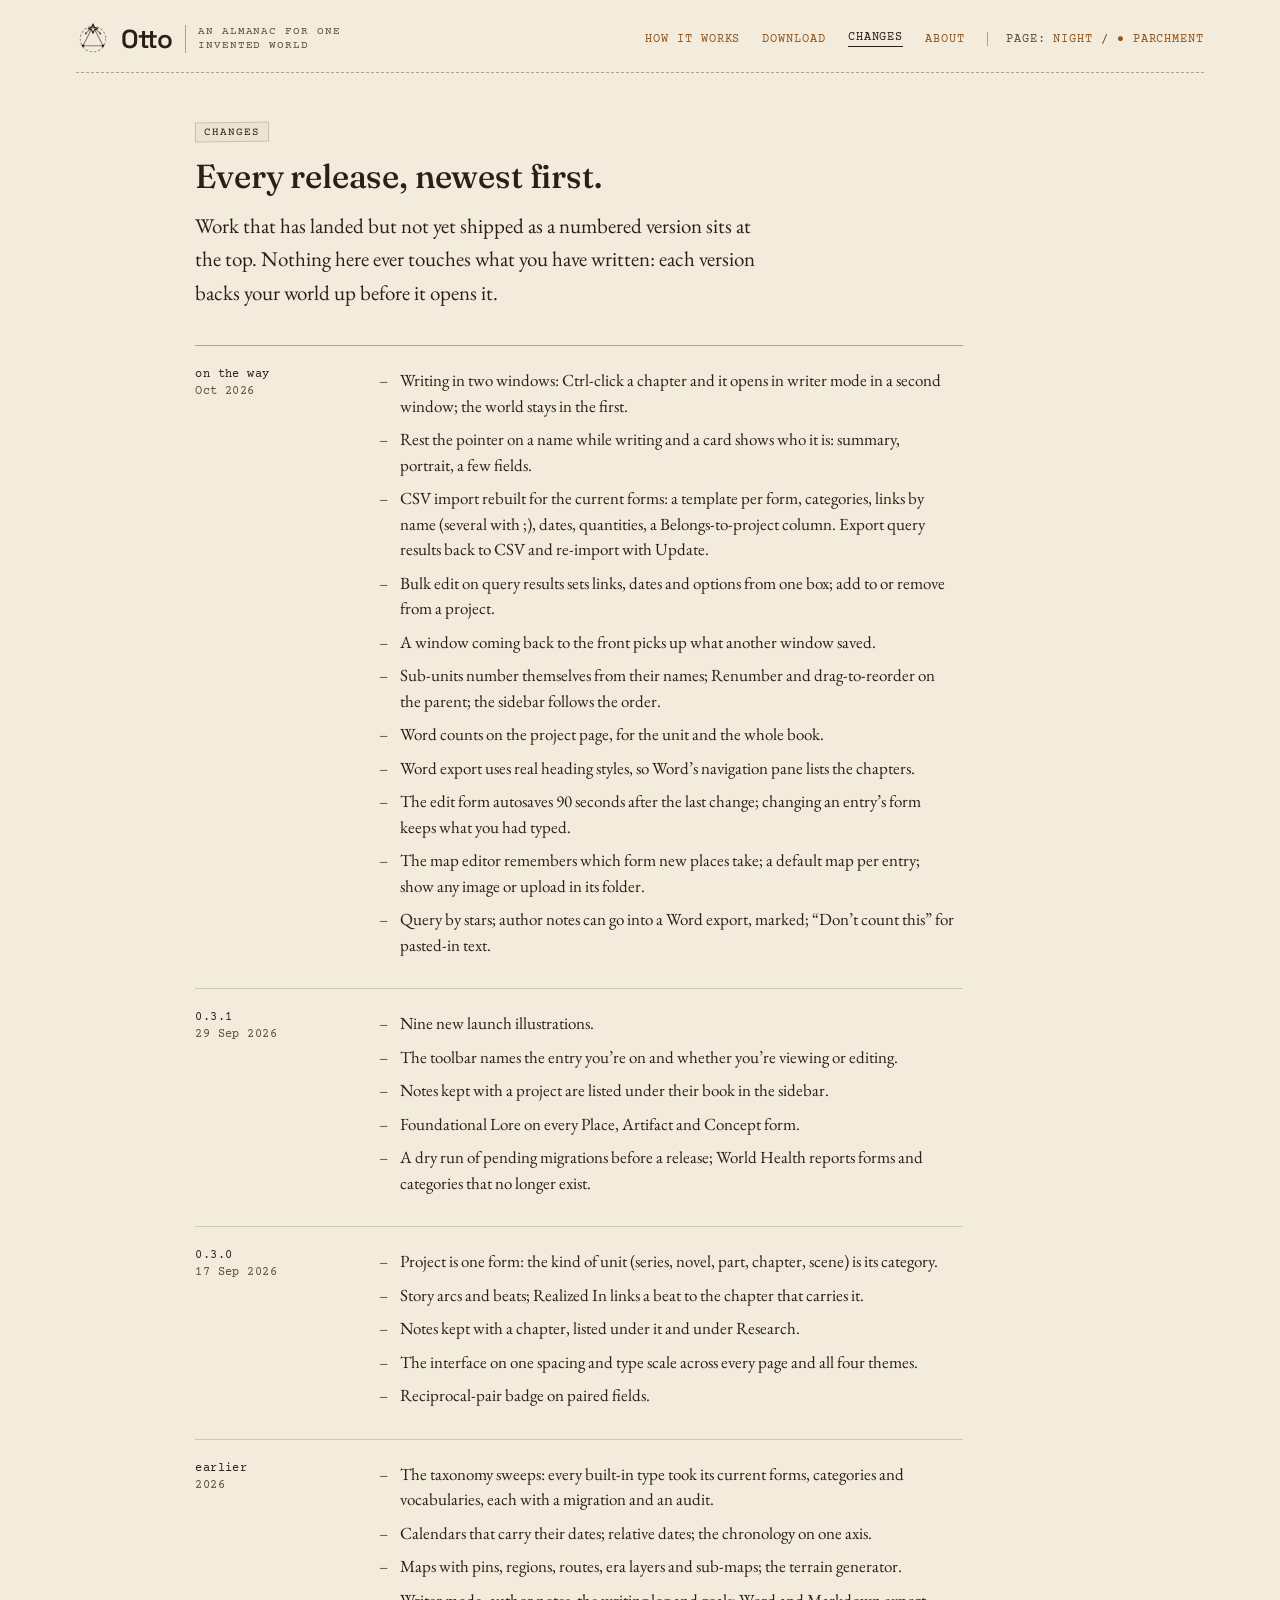
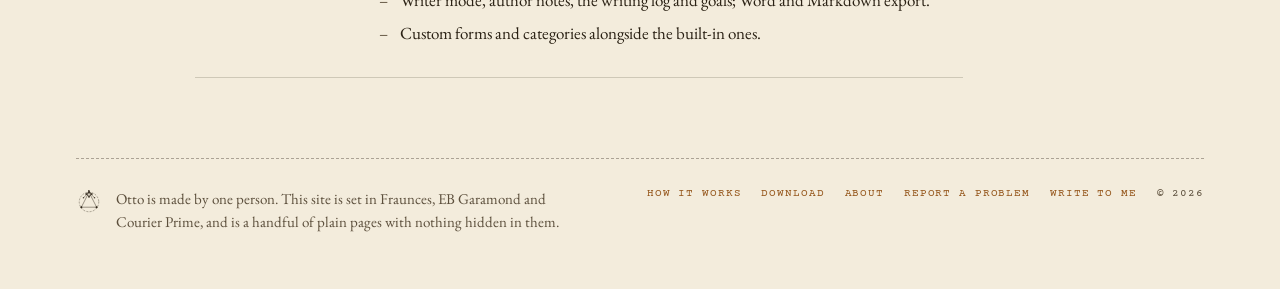
<file: changelog.html>
<!DOCTYPE html>
<html lang="en" data-ground="parchment" data-type="serif">
<head>
<meta charset="utf-8">
<title>Otto — every release</title>
<meta name="viewport" content="width=device-width, initial-scale=1">
<link rel="stylesheet" href="fonts.css">
<link rel="stylesheet" href="site.css">
<style>
:root{--bg:#f3ecdc;--bg2:#ece4d1;--ink:#2a2114;--ink2:#5c4f3c;--acc:#94551a;--rule:rgba(42,33,20,.18);--rule2:rgba(42,33,20,.36);--stripe:rgba(42,33,20,.07);--on-night:none;--on-parch:block;--body:'EB Garamond',Garamond,Georgia,serif;--body-size:21px;--display:'Fraunces',Georgia,serif;--mono:'Courier Prime','Courier New',monospace}
:root[data-ground="night"]{--bg:#0d1530;--bg2:#080d20;--ink:#f4ecd8;--ink2:#b8b19f;--acc:#e8b974;--rule:rgba(244,236,216,.14);--rule2:rgba(244,236,216,.32);--stripe:rgba(244,236,216,.05);--on-night:block;--on-parch:none}
:root[data-type="grotesk"]{--body:'Space Grotesk',system-ui,sans-serif;--body-size:17.5px}
html,body{margin:0;background:var(--bg);color:var(--ink)}
body{-webkit-font-smoothing:antialiased;text-rendering:optimizeLegibility}
a{color:var(--acc);text-decoration-thickness:1px;text-underline-offset:3px}
a:hover{color:var(--ink)}
::selection{background:var(--acc);color:var(--bg)}
</style>
<meta property="og:title" content="About Otto">
<meta property="og:type" content="website">
<meta property="og:image" content="assets/og-night-1200x630.png">
<meta property="og:image:width" content="1200">
<meta property="og:image:height" content="630">
<meta name="twitter:card" content="summary_large_image">
<link rel="icon" href="assets/parch/otto-glyph.svg" type="image/svg+xml">
<script>(function(){var r=document.documentElement;try{r.dataset.ground=localStorage.getItem('otto-ground')||'parchment'}catch(e){r.dataset.ground='parchment'}
function mark(){document.querySelectorAll('[data-set-ground]').forEach(function(b){b.textContent=(b.dataset.setGround===r.dataset.ground?'\u25CF ':'')+b.dataset.setGround})}
document.addEventListener('DOMContentLoaded',function(){mark();document.querySelectorAll('[data-set-ground]').forEach(function(b){b.addEventListener('click',function(){r.dataset.ground=b.dataset.setGround;try{localStorage.setItem('otto-ground',b.dataset.setGround)}catch(e){}mark()})})})})();</script>
</head>
<body>
<div class="clip">

<header class="wrap top">
  <div class="masthead">
    <a href="index.html" class="lockup">
      <img src="assets/night/otto-glyph.svg" alt="" width="34" height="34" class="on-night">
      <img src="assets/parch/otto-glyph.svg" alt="" width="34" height="34" class="on-parch">
      <span class="wordmark">Otto</span>
      <span class="tagline">an almanac for one invented world</span>
    </a>
    <nav class="menu">
      
        
        
          <a href="how-it-works.html">How it works</a>
        
      
        
        
          <a href="download.html">Download</a>
        
      
        
        
          <span class="here">Changes</span>
        
      
        
          <a href="about.html">About</a>
        
        
      
      <span class="ground">
        <span>Page:</span>
        <button type="button" data-set-ground="night">night</button>
        <span>/</span>
        <button type="button" data-set-ground="parchment">parchment</button>
      </span>
    </nav>
  </div>
</header>

<main style="max-width:1120px;margin:0 auto;padding:48px clamp(20px,5vw,64px) 80px">
    <div class="inset">
      <div class="stamp inline" style="--tilt:-0.6deg">Changes</div>
      <h1 class="title" style="margin-bottom:12px">Every release, newest first.</h1>
      <p class="plain" style="margin-bottom:36px;max-width:36rem">Work that has landed but not yet shipped as a numbered version sits at the top. Nothing here ever touches what you have written: each version backs your world up before it opens it.</p>
      <div class="releases">
      <section class="release tall">
        <div class="when">
          <span>on the way</span>
          <span class="muted">Oct 2026</span>
        </div>
        <ul><li><span class="dash">–</span><span class="pretty">Writing in two windows: Ctrl-click a chapter and it opens in writer mode in a second window; the world stays in the first.</span></li><li><span class="dash">–</span><span class="pretty">Rest the pointer on a name while writing and a card shows who it is: summary, portrait, a few fields.</span></li><li><span class="dash">–</span><span class="pretty">CSV import rebuilt for the current forms: a template per form, categories, links by name (several with ;), dates, quantities, a Belongs-to-project column. Export query results back to CSV and re-import with Update.</span></li><li><span class="dash">–</span><span class="pretty">Bulk edit on query results sets links, dates and options from one box; add to or remove from a project.</span></li><li><span class="dash">–</span><span class="pretty">A window coming back to the front picks up what another window saved.</span></li><li><span class="dash">–</span><span class="pretty">Sub-units number themselves from their names; Renumber and drag-to-reorder on the parent; the sidebar follows the order.</span></li><li><span class="dash">–</span><span class="pretty">Word counts on the project page, for the unit and the whole book.</span></li><li><span class="dash">–</span><span class="pretty">Word export uses real heading styles, so Word’s navigation pane lists the chapters.</span></li><li><span class="dash">–</span><span class="pretty">The edit form autosaves 90 seconds after the last change; changing an entry’s form keeps what you had typed.</span></li><li><span class="dash">–</span><span class="pretty">The map editor remembers which form new places take; a default map per entry; show any image or upload in its folder.</span></li><li><span class="dash">–</span><span class="pretty">Query by stars; author notes can go into a Word export, marked; “Don’t count this” for pasted-in text.</span></li></ul>
      </section>
      <section class="release tall">
        <div class="when">
          <span>0.3.1</span>
          <span class="muted">29 Sep 2026</span>
        </div>
        <ul><li><span class="dash">–</span><span class="pretty">Nine new launch illustrations.</span></li><li><span class="dash">–</span><span class="pretty">The toolbar names the entry you’re on and whether you’re viewing or editing.</span></li><li><span class="dash">–</span><span class="pretty">Notes kept with a project are listed under their book in the sidebar.</span></li><li><span class="dash">–</span><span class="pretty">Foundational Lore on every Place, Artifact and Concept form.</span></li><li><span class="dash">–</span><span class="pretty">A dry run of pending migrations before a release; World Health reports forms and categories that no longer exist.</span></li></ul>
      </section>
      <section class="release tall">
        <div class="when">
          <span>0.3.0</span>
          <span class="muted">17 Sep 2026</span>
        </div>
        <ul><li><span class="dash">–</span><span class="pretty">Project is one form: the kind of unit (series, novel, part, chapter, scene) is its category.</span></li><li><span class="dash">–</span><span class="pretty">Story arcs and beats; Realized In links a beat to the chapter that carries it.</span></li><li><span class="dash">–</span><span class="pretty">Notes kept with a chapter, listed under it and under Research.</span></li><li><span class="dash">–</span><span class="pretty">The interface on one spacing and type scale across every page and all four themes.</span></li><li><span class="dash">–</span><span class="pretty">Reciprocal-pair badge on paired fields.</span></li></ul>
      </section>
      <section class="release tall">
        <div class="when">
          <span>earlier</span>
          <span class="muted">2026</span>
        </div>
        <ul><li><span class="dash">–</span><span class="pretty">The taxonomy sweeps: every built-in type took its current forms, categories and vocabularies, each with a migration and an audit.</span></li><li><span class="dash">–</span><span class="pretty">Calendars that carry their dates; relative dates; the chronology on one axis.</span></li><li><span class="dash">–</span><span class="pretty">Maps with pins, regions, routes, era layers and sub-maps; the terrain generator.</span></li><li><span class="dash">–</span><span class="pretty">Writer mode, author notes, the writing log and goals; Word and Markdown export.</span></li><li><span class="dash">–</span><span class="pretty">Custom forms and categories alongside the built-in ones.</span></li></ul>
      </section>
      </div>
    </div>
  </main>
  <footer class="wrap bottom">
  <div class="colophon">
    <div class="colophon-note">
      <img src="assets/night/otto-glyph.svg" alt="" width="26" height="26" class="on-night">
      <img src="assets/parch/otto-glyph.svg" alt="" width="26" height="26" class="on-parch">
      <p>Otto is made by one person. This site is set in Fraunces, EB Garamond and Courier Prime, and is a handful of plain pages with nothing hidden in them.</p>
    </div>
    <div class="footer-links">
      <a href="how-it-works.html">How it works</a>
      <a href="download.html">Download</a>
      <a href="about.html">About</a>
      <a href="report.html">Report a problem</a>
      <a href="mailto:meateaapple@gmail.com">Write to me</a>
      <span>© 2026</span>
    </div>
  </div>
</footer>

</div>
</body>
</html>
</file>
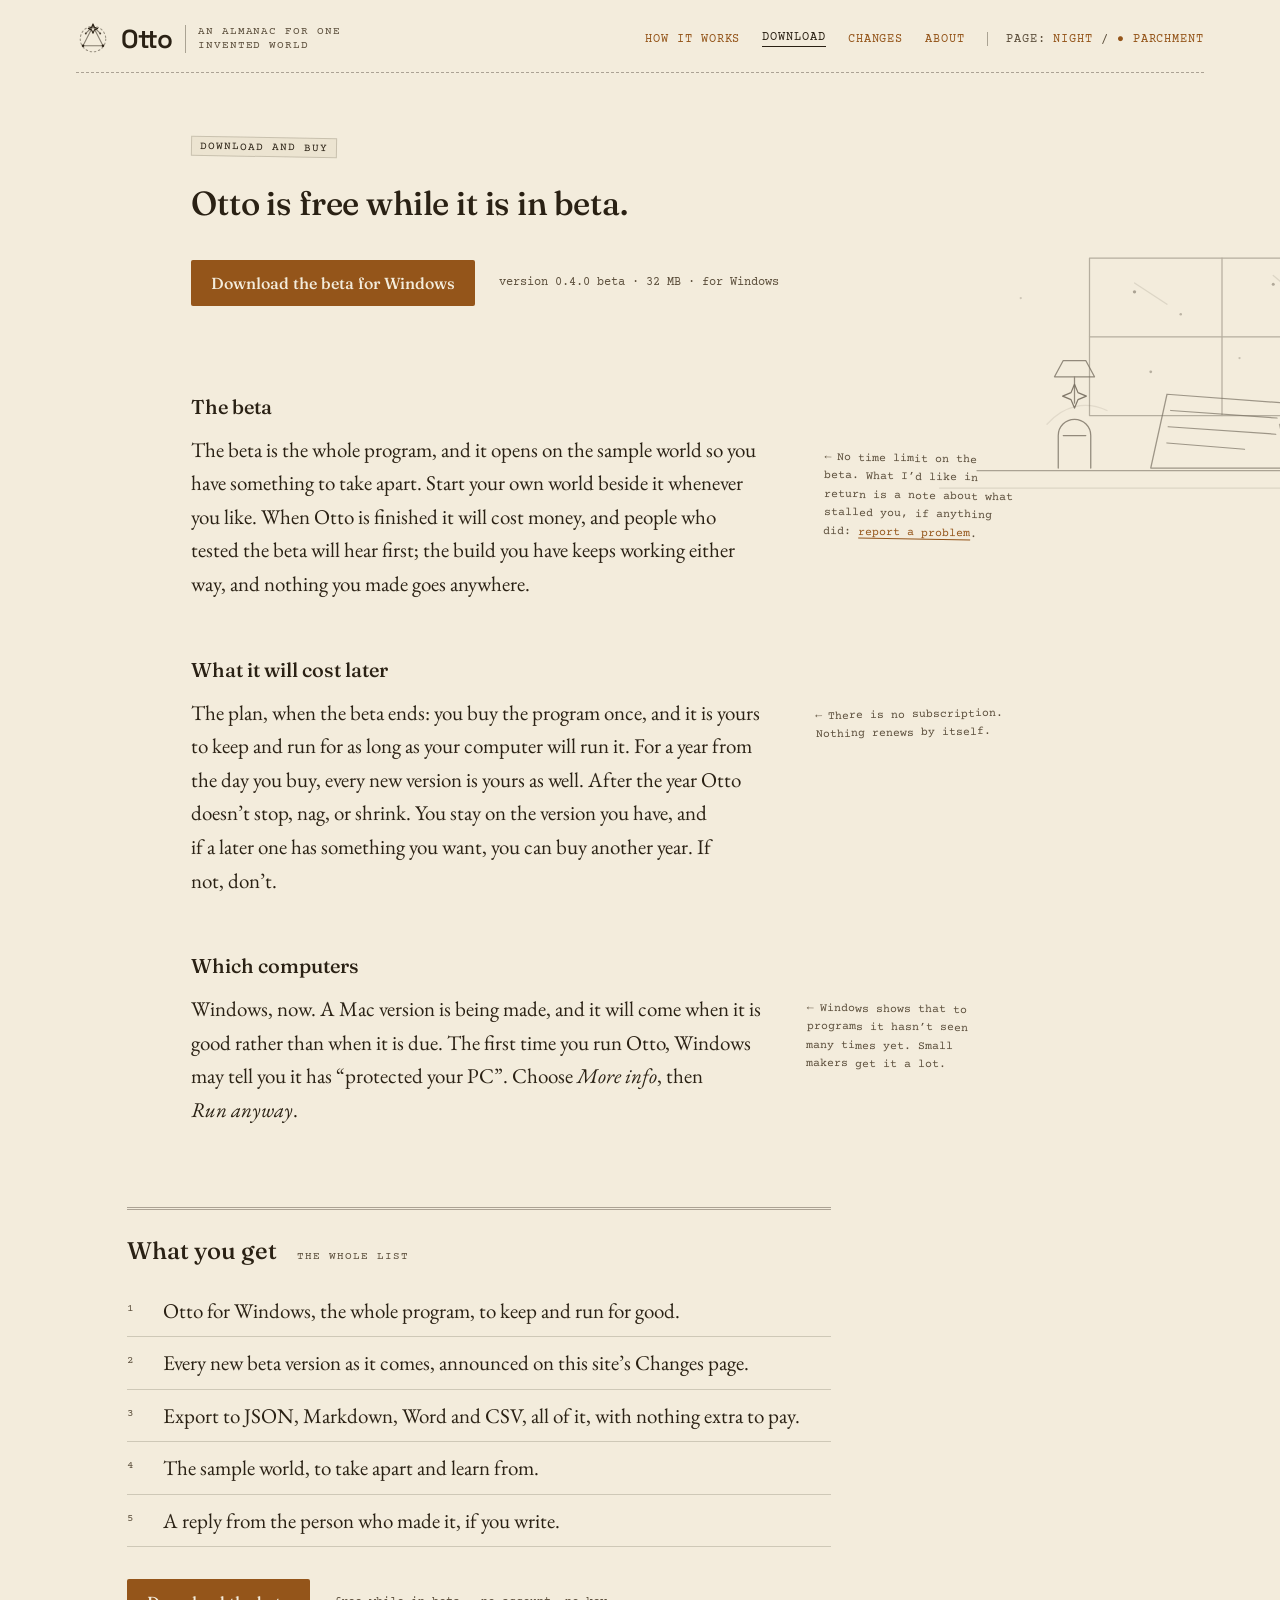
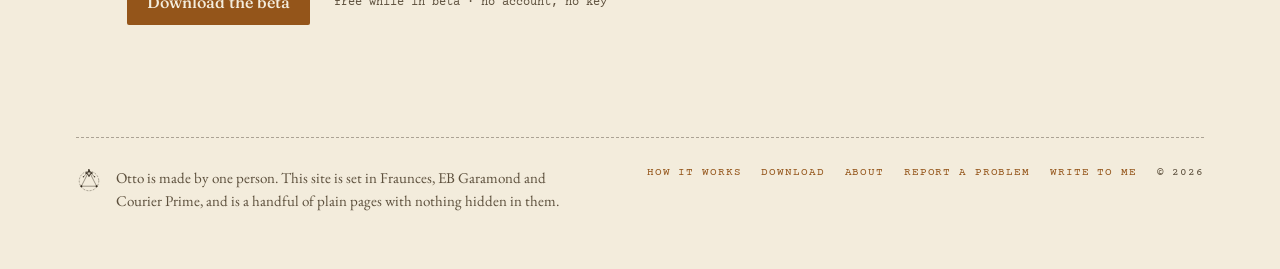
<file: download.html>
<!DOCTYPE html>
<html lang="en" data-ground="parchment" data-type="serif">
<head>
<meta charset="utf-8">
<title>Download Otto</title>
<meta name="viewport" content="width=device-width, initial-scale=1">
<link rel="stylesheet" href="fonts.css">
<link rel="stylesheet" href="site.css">
<style>
:root{--bg:#f3ecdc;--bg2:#ece4d1;--ink:#2a2114;--ink2:#5c4f3c;--acc:#94551a;--rule:rgba(42,33,20,.18);--rule2:rgba(42,33,20,.36);--stripe:rgba(42,33,20,.07);--on-night:none;--on-parch:block;--body:'EB Garamond',Garamond,Georgia,serif;--body-size:21px;--display:'Fraunces',Georgia,serif;--mono:'Courier Prime','Courier New',monospace}
:root[data-ground="night"]{--bg:#0d1530;--bg2:#080d20;--ink:#f4ecd8;--ink2:#b8b19f;--acc:#e8b974;--rule:rgba(244,236,216,.14);--rule2:rgba(244,236,216,.32);--stripe:rgba(244,236,216,.05);--on-night:block;--on-parch:none}
:root[data-type="grotesk"]{--body:'Space Grotesk',system-ui,sans-serif;--body-size:17.5px}
html,body{margin:0;background:var(--bg);color:var(--ink)}
body{-webkit-font-smoothing:antialiased;text-rendering:optimizeLegibility}
a{color:var(--acc);text-decoration-thickness:1px;text-underline-offset:3px}
a:hover{color:var(--ink)}
::selection{background:var(--acc);color:var(--bg)}
</style>
<meta property="og:title" content="Download Otto">
<meta property="og:type" content="website">
<meta property="og:image" content="assets/og-night-1200x630.png">
<meta property="og:image:width" content="1200">
<meta property="og:image:height" content="630">
<meta name="twitter:card" content="summary_large_image">
<link rel="icon" href="assets/parch/otto-glyph.svg" type="image/svg+xml">
<script>(function(){var r=document.documentElement;try{r.dataset.ground=localStorage.getItem('otto-ground')||'parchment'}catch(e){r.dataset.ground='parchment'}
function mark(){document.querySelectorAll('[data-set-ground]').forEach(function(b){b.textContent=(b.dataset.setGround===r.dataset.ground?'\u25CF ':'')+b.dataset.setGround})}
document.addEventListener('DOMContentLoaded',function(){mark();document.querySelectorAll('[data-set-ground]').forEach(function(b){b.addEventListener('click',function(){r.dataset.ground=b.dataset.setGround;try{localStorage.setItem('otto-ground',b.dataset.setGround)}catch(e){}mark()})})})})();</script>
</head>
<body>
<div class="clip">

<header class="wrap top">
  <div class="masthead">
    <a href="index.html" class="lockup">
      <img src="assets/night/otto-glyph.svg" alt="" width="34" height="34" class="on-night">
      <img src="assets/parch/otto-glyph.svg" alt="" width="34" height="34" class="on-parch">
      <span class="wordmark">Otto</span>
      <span class="tagline">an almanac for one invented world</span>
    </a>
    <nav class="menu">
      
        
        
          <a href="how-it-works.html">How it works</a>
        
      
        
          <span class="here">Download</span>
        
        
      
        
        
          <a href="changelog.html">Changes</a>
        
      
        
        
          <a href="about.html">About</a>
        
      
      <span class="ground">
        <span>Page:</span>
        <button type="button" data-set-ground="night">night</button>
        <span>/</span>
        <button type="button" data-set-ground="parchment">parchment</button>
      </span>
    </nav>
  </div>
</header>

<main class="wrap page rel">
  <img src="assets/night/splash-desk.svg" alt="" style="display:var(--on-night);position:absolute;right:-22vw;top:150px;width:min(50vw,760px);opacity:.6;pointer-events:none">
  <img src="assets/parch/splash-desk.svg" alt="" style="display:var(--on-parch);position:absolute;right:-22vw;top:150px;width:min(50vw,760px);opacity:.6;pointer-events:none">
  <div class="inset rel">
    <div class="stamp above-title" style="--tilt:0.9deg">Download and buy</div>
    <h1 class="title narrow">Otto is free while it is in beta.</h1>
    <div class="actions">
      <a href="https://github.com/bryce-apple/otto-site/releases/latest" class="button">Download the beta for Windows</a>
      <span class="mono">version 0.4.0 beta · 32 MB · for Windows</span>
    </div>

    <div class="sections gap-88">
      <section class="col" style="--gap:14px">
        <h2 class="heading small">The beta</h2>
        <div class="row">
          <p>The beta is the whole program, and it opens on the sample world so you have something to take apart. Start your own world beside it whenever you like. When Otto is finished it will cost money, and people who tested the beta will hear first; the build you have keeps working either way, and nothing you made goes anywhere.</p>
          <aside style="--lift:16px;--shift:14px;--tilt:1deg"><span class="arrow">←</span>No time limit on the beta. What I’d like in return is a note about what stalled you, if anything did: <a href="report.html">report a problem</a>.</aside>
        </div>
      </section>

      <section class="col" style="--gap:14px">
        <h2 class="heading small">What it will cost later</h2>
        <div class="row">
          <p>The plan, when the beta ends: you buy the program once, and it is yours to keep and run for as long as your computer will run it. For a year from the day you buy, every new version is yours as well. After the year Otto doesn’t stop, nag, or shrink. You stay on the version you have, and if a later one has something you want, you can buy another year. If not, don’t.</p>
          <aside style="--lift:12px;--shift:4px;--tilt:-0.9deg"><span class="arrow">←</span>There is no subscription. Nothing renews by itself.</aside>
        </div>
      </section>

      <section class="col" style="--gap:14px">
        <h2 class="heading small">Which computers</h2>
        <div class="row">
          <p>Windows, now. A Mac version is being made, and it will come when it is good rather than when it is due. The first time you run Otto, Windows may tell you it has “protected your PC”. Choose <em>More info</em>, then <em>Run anyway</em>.</p>
          <aside style="--shift:-4px;--tilt:0.6deg"><span class="arrow">←</span>Windows shows that to programs it hasn’t seen many times yet. Small makers get it a lot.</aside>
        </div>
      </section>
    </div>
  </div>

  <section id="buy" class="rel inset-less gap-80 end-112">
    <div class="boxed">
      <div class="head-line">
        <h2 class="heading flush">What you get</h2>
        <span class="label">the whole list</span>
      </div>
      <ol class="numbered">
        <li><span class="num">1</span><span class="pretty">Otto for Windows, the whole program, to keep and run for good.</span></li>
        <li><span class="num">2</span><span class="pretty">Every new beta version as it comes, announced on this site’s Changes page.</span></li>
        <li><span class="num">3</span><span class="pretty">Export to JSON, Markdown, Word and CSV, all of it, with nothing extra to pay.</span></li>
        <li><span class="num">4</span><span class="pretty">The sample world, to take apart and learn from.</span></li>
        <li><span class="num">5</span><span class="pretty">A reply from the person who made it, if you write.</span></li>
      </ol>
      <div class="actions gap-32">
        <a href="https://github.com/bryce-apple/otto-site/releases/latest" class="button">Download the beta</a>
        <span class="mono">free while in beta · no account, no key</span>
      </div>
    </div>
  </section>
</main>

<footer class="wrap bottom">
  <div class="colophon">
    <div class="colophon-note">
      <img src="assets/night/otto-glyph.svg" alt="" width="26" height="26" class="on-night">
      <img src="assets/parch/otto-glyph.svg" alt="" width="26" height="26" class="on-parch">
      <p>Otto is made by one person. This site is set in Fraunces, EB Garamond and Courier Prime, and is a handful of plain pages with nothing hidden in them.</p>
    </div>
    <div class="footer-links">
      <a href="how-it-works.html">How it works</a>
      <a href="download.html">Download</a>
      <a href="about.html">About</a>
      <a href="report.html">Report a problem</a>
      <a href="mailto:meateaapple@gmail.com">Write to me</a>
      <span>© 2026</span>
    </div>
  </div>
</footer>

</div>
</body>
</html>
</file>
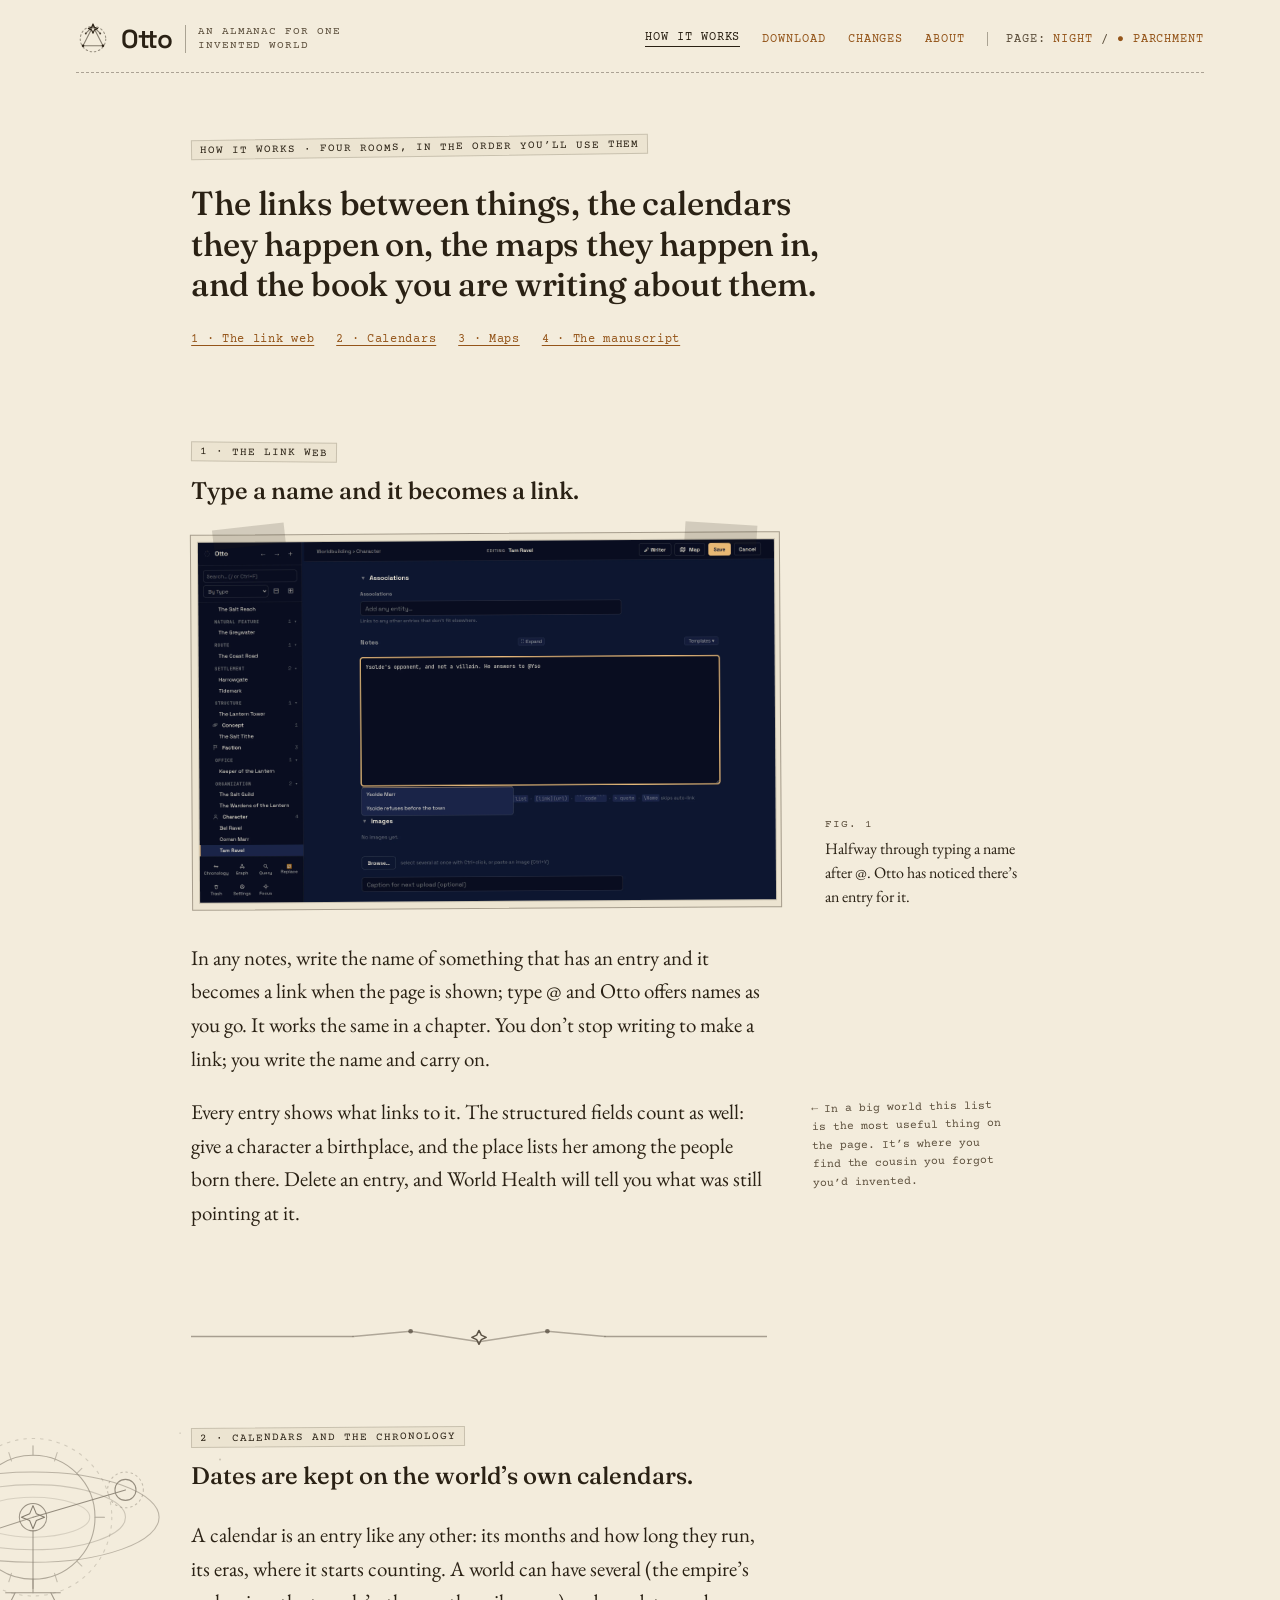
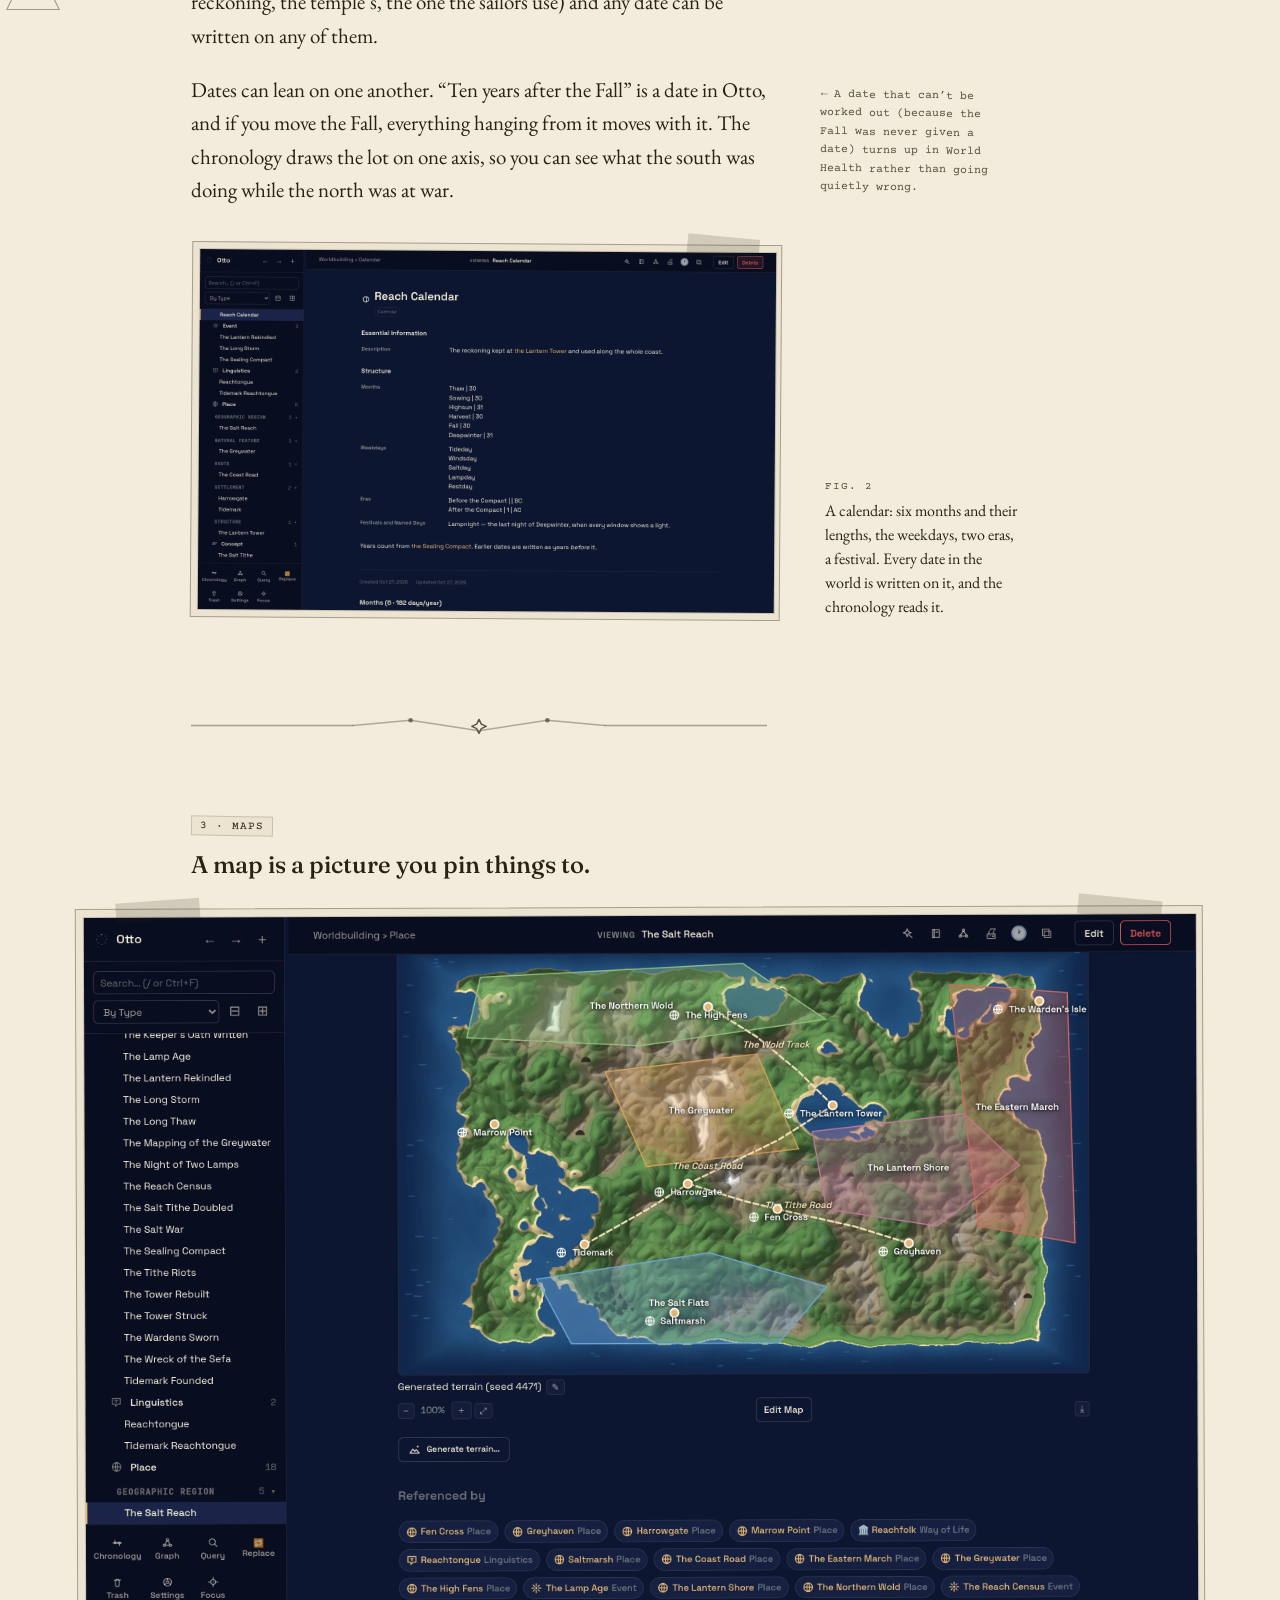
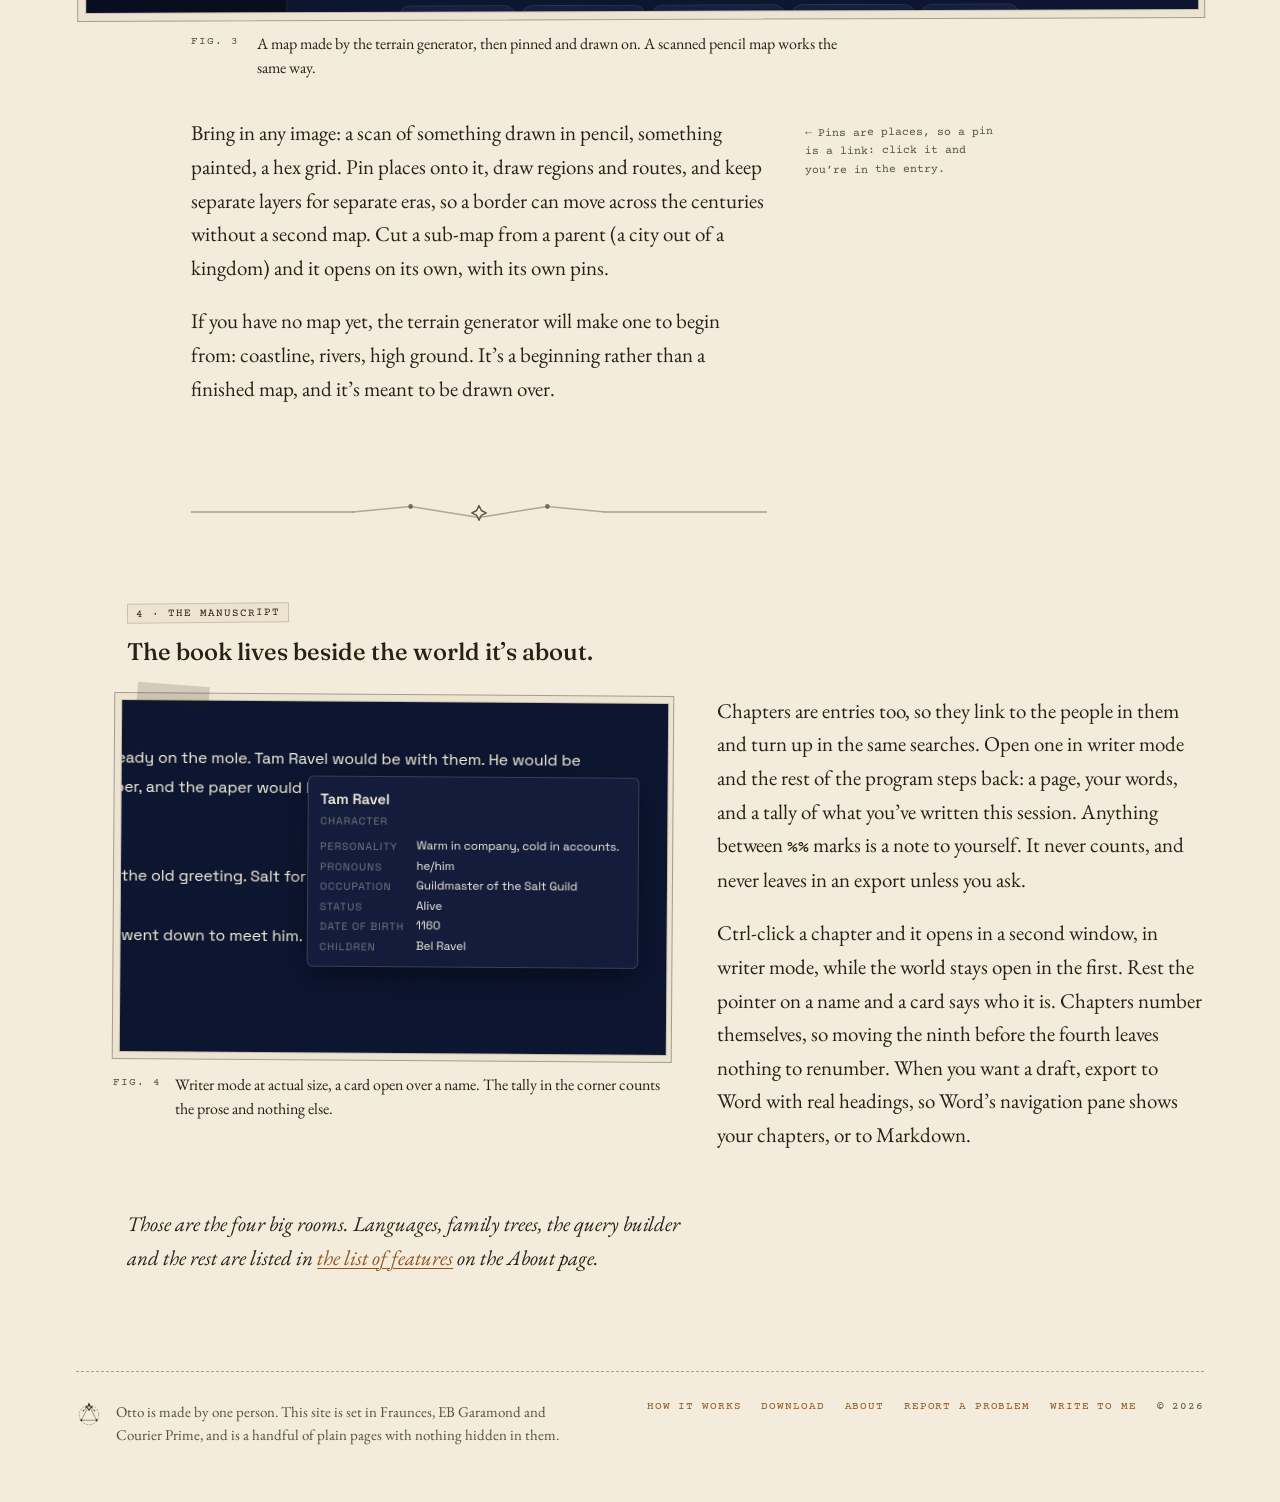
<file: how-it-works.html>
<!DOCTYPE html>
<html lang="en" data-ground="parchment" data-type="serif">
<head>
<meta charset="utf-8">
<title>How Otto works</title>
<meta name="viewport" content="width=device-width, initial-scale=1">
<link rel="stylesheet" href="fonts.css">
<link rel="stylesheet" href="site.css">
<style>
:root{--bg:#f3ecdc;--bg2:#ece4d1;--ink:#2a2114;--ink2:#5c4f3c;--acc:#94551a;--rule:rgba(42,33,20,.18);--rule2:rgba(42,33,20,.36);--stripe:rgba(42,33,20,.07);--on-night:none;--on-parch:block;--body:'EB Garamond',Garamond,Georgia,serif;--body-size:21px;--display:'Fraunces',Georgia,serif;--mono:'Courier Prime','Courier New',monospace}
:root[data-ground="night"]{--bg:#0d1530;--bg2:#080d20;--ink:#f4ecd8;--ink2:#b8b19f;--acc:#e8b974;--rule:rgba(244,236,216,.14);--rule2:rgba(244,236,216,.32);--stripe:rgba(244,236,216,.05);--on-night:block;--on-parch:none}
:root[data-type="grotesk"]{--body:'Space Grotesk',system-ui,sans-serif;--body-size:17.5px}
html,body{margin:0;background:var(--bg);color:var(--ink)}
body{-webkit-font-smoothing:antialiased;text-rendering:optimizeLegibility}
a{color:var(--acc);text-decoration-thickness:1px;text-underline-offset:3px}
a:hover{color:var(--ink)}
::selection{background:var(--acc);color:var(--bg)}
</style>
<meta property="og:title" content="How Otto works">
<meta property="og:type" content="website">
<meta property="og:image" content="assets/og-night-1200x630.png">
<meta property="og:image:width" content="1200">
<meta property="og:image:height" content="630">
<meta name="twitter:card" content="summary_large_image">
<link rel="icon" href="assets/parch/otto-glyph.svg" type="image/svg+xml">
<script>(function(){var r=document.documentElement;try{r.dataset.ground=localStorage.getItem('otto-ground')||'parchment'}catch(e){r.dataset.ground='parchment'}
function mark(){document.querySelectorAll('[data-set-ground]').forEach(function(b){b.textContent=(b.dataset.setGround===r.dataset.ground?'\u25CF ':'')+b.dataset.setGround})}
document.addEventListener('DOMContentLoaded',function(){mark();document.querySelectorAll('[data-set-ground]').forEach(function(b){b.addEventListener('click',function(){r.dataset.ground=b.dataset.setGround;try{localStorage.setItem('otto-ground',b.dataset.setGround)}catch(e){}mark()})})})})();</script>
</head>
<body>
<div class="clip">

<header class="wrap top">
  <div class="masthead">
    <a href="index.html" class="lockup">
      <img src="assets/night/otto-glyph.svg" alt="" width="34" height="34" class="on-night">
      <img src="assets/parch/otto-glyph.svg" alt="" width="34" height="34" class="on-parch">
      <span class="wordmark">Otto</span>
      <span class="tagline">an almanac for one invented world</span>
    </a>
    <nav class="menu">
      
        
          <span class="here">How it works</span>
        
        
      
        
        
          <a href="download.html">Download</a>
        
      
        
        
          <a href="changelog.html">Changes</a>
        
      
        
        
          <a href="about.html">About</a>
        
      
      <span class="ground">
        <span>Page:</span>
        <button type="button" data-set-ground="night">night</button>
        <span>/</span>
        <button type="button" data-set-ground="parchment">parchment</button>
      </span>
    </nav>
  </div>
</header>

<main class="wrap page">

  <div class="inset">
    <div class="stamp above-title" style="--tilt:-0.8deg">How it works · four rooms, in the order you’ll use them</div>
    <h1 class="title wide">The links between things, the calendars they happen on, the maps they happen in, and the book you are writing about them.</h1>
    <div class="jump">
      <a href="#links">1 · The link web</a><a href="#time">2 · Calendars</a><a href="#maps">3 · Maps</a><a href="#book">4 · The manuscript</a>
    </div>
  </div>

  <section id="links" class="inset gap-96">
    <div class="stamp" style="--tilt:0.6deg">1 · The link web</div>
    <h2 class="heading">Type a name and it becomes a link.</h2>
    <figure class="beside before">
      <div class="frame half" style="--tilt:-0.35deg"><span class="tape" style="--tilt:-6deg"></span><span class="tape right" style="--tilt:4deg"></span>
        <img src="assets/shots/mention.webp" alt="The notes field mid-typing: after an @ the names that match appear">
      </div>
      <figcaption class="side">
        <span class="label">Fig. 1</span>
        <span class="caption">Halfway through typing a name after @. Otto has noticed there’s an entry for it.</span>
      </figcaption>
    </figure>
    <div class="col" style="--gap:20px">
      <div class="row">
        <p>In any notes, write the name of something that has an entry and it becomes a link when the page is shown; type @ and Otto offers names as you go. It works the same in a chapter. You don’t stop writing to make a link; you write the name and carry on.</p>
        <aside></aside>
      </div>
      <div class="row">
        <p>Every entry shows what links to it. The structured fields count as well: give a character a birthplace, and the place lists her among the people born there. Delete an entry, and World Health will tell you what was still pointing at it.</p>
        <aside style="--lift:6px;--tilt:-1.2deg"><span class="arrow">←</span>In a big world this list is the most useful thing on the page. It’s where you find the cousin you forgot you’d invented.</aside>
      </div>
    </div>
  </section>

  <div class="inset gap-96">
    <img src="assets/night/web-rule-b.svg" alt="" class="on-night rule faint">
    <img src="assets/parch/web-rule-b.svg" alt="" class="on-parch rule faint">
  </div>

  <section id="time" class="inset gap-80 rel">
    <img src="assets/night/splash-orrery.svg" alt="" style="display:var(--on-night);position:absolute;left:calc(-1 * clamp(20px,5vw,56px) - 20vw);top:-40px;width:min(42vw,620px);opacity:.55;pointer-events:none">
    <img src="assets/parch/splash-orrery.svg" alt="" style="display:var(--on-parch);position:absolute;left:calc(-1 * clamp(20px,5vw,56px) - 20vw);top:-40px;width:min(42vw,620px);opacity:.55;pointer-events:none">
    <div class="rel">
      <div class="stamp" style="--tilt:-0.4deg">2 · Calendars and the chronology</div>
      <h2 class="heading">Dates are kept on the world’s own calendars.</h2>
      <div class="col" style="--gap:20px">
        <div class="row">
          <p>A calendar is an entry like any other: its months and how long they run, its eras, where it starts counting. A world can have several (the empire’s reckoning, the temple’s, the one the sailors use) and any date can be written on any of them.</p>
          <aside></aside>
        </div>
        <div class="row">
          <p>Dates can lean on one another. “Ten years after the Fall” is a date in Otto, and if you move the Fall, everything hanging from it moves with it. The chronology draws the lot on one axis, so you can see what the south was doing while the north was at war.</p>
          <aside style="--lift:13px;--shift:10px;--tilt:0.7deg"><span class="arrow">←</span>A date that can’t be worked out (because the Fall was never given a date) turns up in World Health rather than going quietly wrong.</aside>
        </div>
      </div>
      <figure class="beside after">
        <div class="frame half" style="--tilt:0.4deg"><span class="tape right" style="--tilt:5deg"></span>
          <img src="assets/shots/calendar.webp" alt="A calendar entry: six months with their lengths, five weekdays, two eras, a festival">
        </div>
        <figcaption class="side">
          <span class="label">Fig. 2</span>
          <span class="caption">A calendar: six months and their lengths, the weekdays, two eras, a festival. Every date in the world is written on it, and the chronology reads it.</span>
        </figcaption>
      </figure>
    </div>
  </section>

  <div class="inset gap-96">
    <img src="assets/night/web-rule-b.svg" alt="" class="on-night rule faint">
    <img src="assets/parch/web-rule-b.svg" alt="" class="on-parch rule faint">
  </div>

  <section id="maps" class="gap-80">
    <div class="inset">
      <div class="stamp" style="--tilt:0.9deg">3 · Maps</div>
      <h2 class="heading">A map is a picture you pin things to.</h2>
    </div>
    <figure class="below-36">
      <div class="frame thick" style="--tilt:-0.2deg"><span class="tape far" style="--tilt:-4deg"></span><span class="tape far right" style="--tilt:6deg"></span>
        <img src="assets/shots/map.webp" alt="A generated terrain map with pinned places, a region and a road">
      </div>
      <figcaption class="under">
        <span class="label">Fig. 3</span>
        <span class="caption">A map made by the terrain generator, then pinned and drawn on. A scanned pencil map works the same way.</span>
      </figcaption>
    </figure>
    <div class="inset col" style="--gap:20px">
      <div class="row">
        <p>Bring in any image: a scan of something drawn in pencil, something painted, a hex grid. Pin places onto it, draw regions and routes, and keep separate layers for separate eras, so a border can move across the centuries without a second map. Cut a sub-map from a parent (a city out of a kingdom) and it opens on its own, with its own pins.</p>
        <aside style="--lift:9px;--shift:-6px;--tilt:-0.5deg"><span class="arrow">←</span>Pins are places, so a pin is a link: click it and you’re in the entry.</aside>
      </div>
      <div class="row">
        <p>If you have no map yet, the terrain generator will make one to begin from: coastline, rivers, high ground. It’s a beginning rather than a finished map, and it’s meant to be drawn over.</p>
        <aside></aside>
      </div>
    </div>
  </section>

  <div class="inset gap-96">
    <img src="assets/night/web-rule-b.svg" alt="" class="on-night rule faint">
    <img src="assets/parch/web-rule-b.svg" alt="" class="on-parch rule faint">
  </div>

  <section id="book" class="inset-less gap-80 end-96">
    <div class="stamp" style="--tilt:-0.6deg">4 · The manuscript</div>
    <h2 class="heading">The book lives beside the world it’s about.</h2>
    <div class="row" style="gap:28px 44px">
      <figure class="column">
        <div class="frame" style="--tilt:0.4deg"><span class="tape" style="--tilt:4deg"></span>
          <img src="assets/shots/writer.webp" alt="Writer mode at actual size with a hover card open" class="small">
        </div>
        <figcaption class="inline">
          <span class="label">Fig. 4</span>
          <span class="caption">Writer mode at actual size, a card open over a name. The tally in the corner counts the prose and nothing else.</span>
        </figcaption>
      </figure>
      <div class="col-side">
        <p class="plain">Chapters are entries too, so they link to the people in them and turn up in the same searches. Open one in writer mode and the rest of the program steps back: a page, your words, and a tally of what you’ve written this session. Anything between <span class="code">%%</span> marks is a note to yourself. It never counts, and never leaves in an export unless you ask.</p>
        <p class="plain">Ctrl-click a chapter and it opens in a second window, in writer mode, while the world stays open in the first. Rest the pointer on a name and a card says who it is. Chapters number themselves, so moving the ninth before the fourth leaves nothing to renumber. When you want a draft, export to Word with real headings, so Word’s navigation pane shows your chapters, or to Markdown.</p>
      </div>
    </div>
    <p class="aside-italic">Those are the four big rooms. Languages, family trees, the query builder and the rest are listed in <a href="about.html#inside">the list of features</a> on the About page.</p>
  </section>
</main>

<footer class="wrap bottom">
  <div class="colophon">
    <div class="colophon-note">
      <img src="assets/night/otto-glyph.svg" alt="" width="26" height="26" class="on-night">
      <img src="assets/parch/otto-glyph.svg" alt="" width="26" height="26" class="on-parch">
      <p>Otto is made by one person. This site is set in Fraunces, EB Garamond and Courier Prime, and is a handful of plain pages with nothing hidden in them.</p>
    </div>
    <div class="footer-links">
      <a href="how-it-works.html">How it works</a>
      <a href="download.html">Download</a>
      <a href="about.html">About</a>
      <a href="report.html">Report a problem</a>
      <a href="mailto:meateaapple@gmail.com">Write to me</a>
      <span>© 2026</span>
    </div>
  </div>
</footer>

</div>
<script src="site.js"></script>
</body>
</html>
</file>
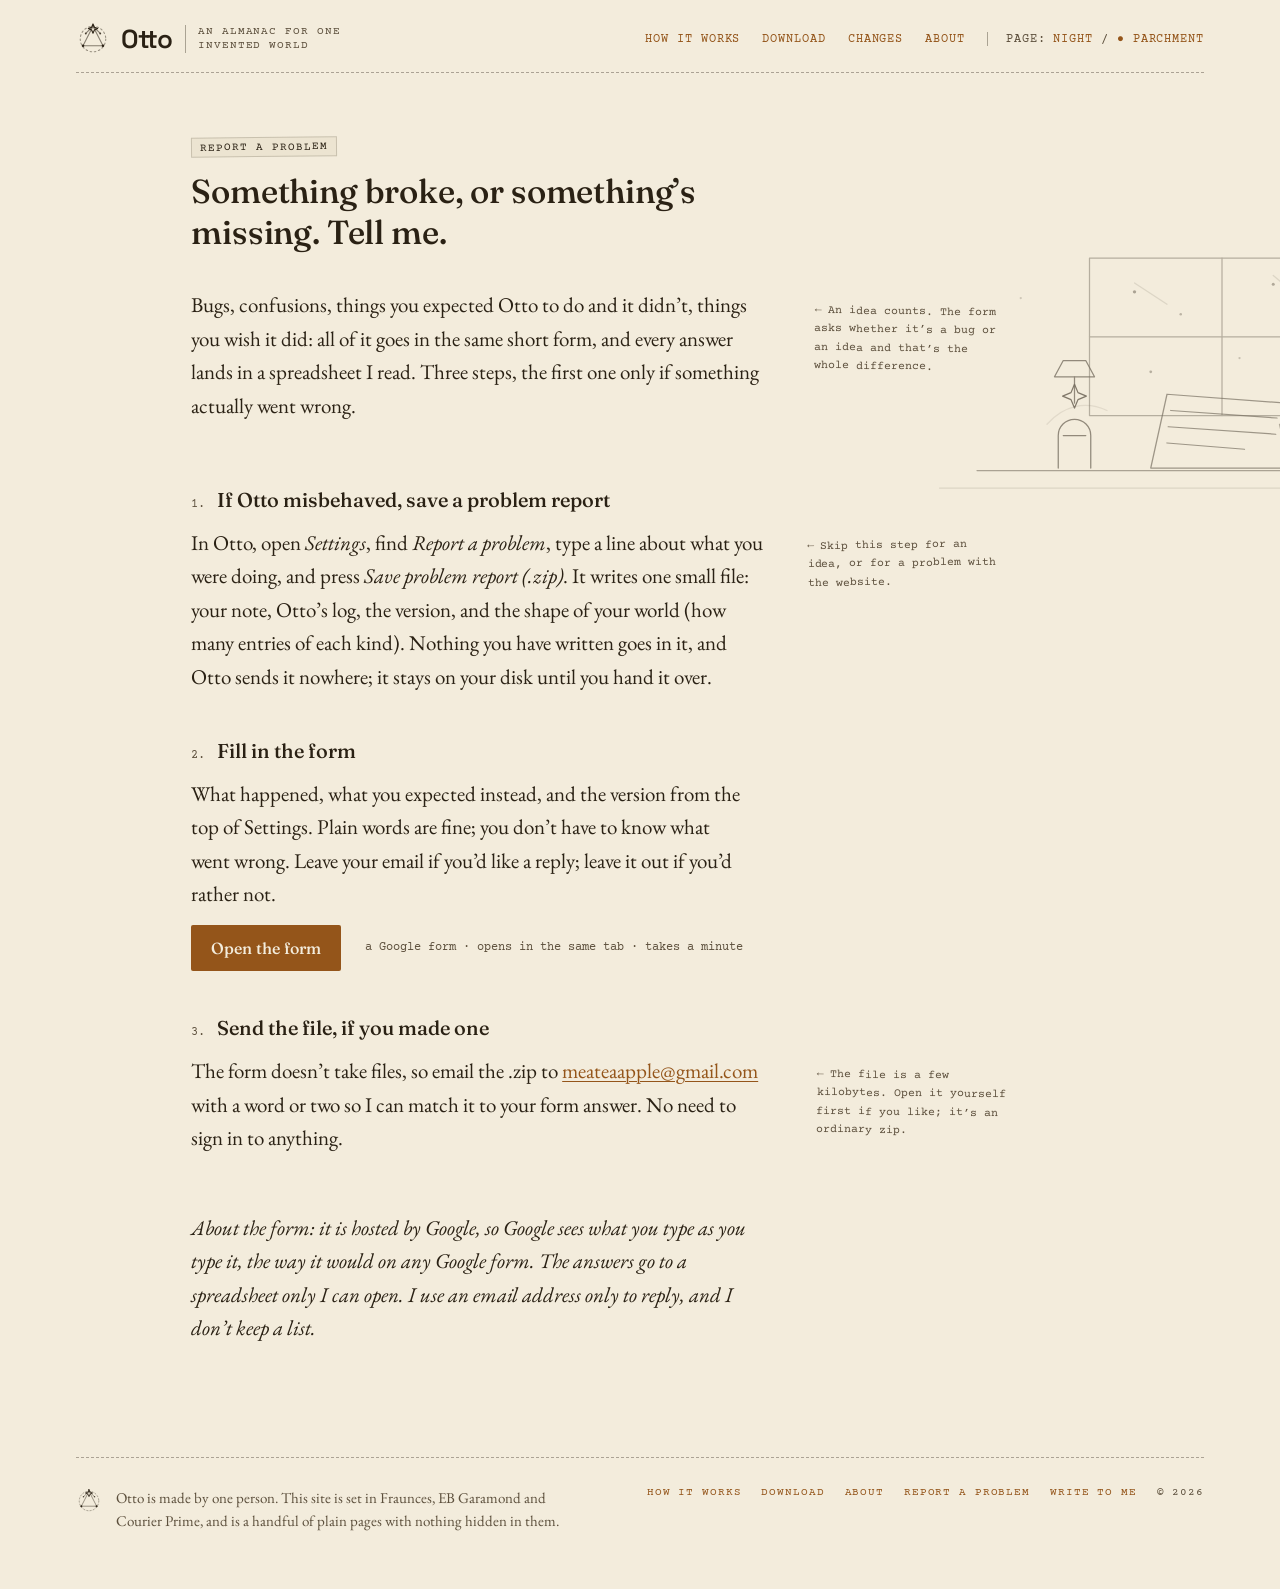
<file: report.html>
<!DOCTYPE html>
<html lang="en" data-ground="parchment" data-type="serif">
<head>
<meta charset="utf-8">
<title>Report a problem — Otto</title>
<meta name="viewport" content="width=device-width, initial-scale=1">
<link rel="stylesheet" href="fonts.css">
<link rel="stylesheet" href="site.css">
<style>
:root{--bg:#f3ecdc;--bg2:#ece4d1;--ink:#2a2114;--ink2:#5c4f3c;--acc:#94551a;--rule:rgba(42,33,20,.18);--rule2:rgba(42,33,20,.36);--stripe:rgba(42,33,20,.07);--on-night:none;--on-parch:block;--body:'EB Garamond',Garamond,Georgia,serif;--body-size:21px;--display:'Fraunces',Georgia,serif;--mono:'Courier Prime','Courier New',monospace}
:root[data-ground="night"]{--bg:#0d1530;--bg2:#080d20;--ink:#f4ecd8;--ink2:#b8b19f;--acc:#e8b974;--rule:rgba(244,236,216,.14);--rule2:rgba(244,236,216,.32);--stripe:rgba(244,236,216,.05);--on-night:block;--on-parch:none}
:root[data-type="grotesk"]{--body:'Space Grotesk',system-ui,sans-serif;--body-size:17.5px}
html,body{margin:0;background:var(--bg);color:var(--ink)}
body{-webkit-font-smoothing:antialiased;text-rendering:optimizeLegibility}
a{color:var(--acc);text-decoration-thickness:1px;text-underline-offset:3px}
a:hover{color:var(--ink)}
::selection{background:var(--acc);color:var(--bg)}
</style>
<meta property="og:title" content="Report a problem with Otto">
<meta property="og:type" content="website">
<meta property="og:image" content="assets/og-night-1200x630.png">
<meta property="og:image:width" content="1200">
<meta property="og:image:height" content="630">
<meta name="twitter:card" content="summary_large_image">
<link rel="icon" href="assets/parch/otto-glyph.svg" type="image/svg+xml">
<script>(function(){var r=document.documentElement;try{r.dataset.ground=localStorage.getItem('otto-ground')||'parchment'}catch(e){r.dataset.ground='parchment'}
function mark(){document.querySelectorAll('[data-set-ground]').forEach(function(b){b.textContent=(b.dataset.setGround===r.dataset.ground?'\u25CF ':'')+b.dataset.setGround})}
document.addEventListener('DOMContentLoaded',function(){mark();document.querySelectorAll('[data-set-ground]').forEach(function(b){b.addEventListener('click',function(){r.dataset.ground=b.dataset.setGround;try{localStorage.setItem('otto-ground',b.dataset.setGround)}catch(e){}mark()})})})})();</script>
</head>
<body>
<div class="clip">
<header class="wrap top">
  <div class="masthead">
    <a href="index.html" class="lockup">
      <img src="assets/night/otto-glyph.svg" alt="" width="34" height="34" class="on-night">
      <img src="assets/parch/otto-glyph.svg" alt="" width="34" height="34" class="on-parch">
      <span class="wordmark">Otto</span>
      <span class="tagline">an almanac for one invented world</span>
    </a>
    <nav class="menu">
      
        
        
          <a href="how-it-works.html">How it works</a>
        
      
        
          <a href="download.html">Download</a>
        
        
      
        
        
          <a href="changelog.html">Changes</a>
        
      
        
        
          <a href="about.html">About</a>
        
      
      <span class="ground">
        <span>Page:</span>
        <button type="button" data-set-ground="night">night</button>
        <span>/</span>
        <button type="button" data-set-ground="parchment">parchment</button>
      </span>
    </nav>
  </div>
</header>

<main class="wrap page rel">
  <img src="assets/night/splash-desk.svg" alt="" style="display:var(--on-night);position:absolute;right:-22vw;top:150px;width:min(50vw,760px);opacity:.6;pointer-events:none">
  <img src="assets/parch/splash-desk.svg" alt="" style="display:var(--on-parch);position:absolute;right:-22vw;top:150px;width:min(50vw,760px);opacity:.6;pointer-events:none">
  <div class="inset rel">
    <div class="stamp" style="--tilt:-0.6deg">Report a problem</div>
    <h1 class="title narrow">Something broke, or something’s missing. Tell me.</h1>
    <div class="row">
      <p>Bugs, confusions, things you expected Otto to do and it didn’t, things you wish it did: all of it goes in the same short form, and every answer lands in a spreadsheet I read. Three steps, the first one only if something actually went wrong.</p>
      <aside style="--lift:14px;--shift:4px;--tilt:0.8deg"><span class="arrow">←</span>An idea counts. The form asks whether it’s a bug or an idea and that’s the whole difference.</aside>
    </div>

    <div class="sections gap-64" style="--gap:44px">
      <section class="col" style="--gap:14px">
        <h2 class="heading small"><span class="num" style="font-family:var(--mono);font-size:12px;color:var(--ink2);font-weight:400;margin-right:12px">1.</span>If Otto misbehaved, save a problem report</h2>
        <div class="row">
          <p>In Otto, open <em>Settings</em>, find <em>Report a problem</em>, type a line about what you were doing, and press <em>Save problem report (.zip)</em>. It writes one small file: your note, Otto’s log, the version, and the shape of your world (how many entries of each kind). Nothing you have written goes in it, and Otto sends it nowhere; it stays on your disk until you hand it over.</p>
          <aside style="--lift:12px;--shift:-4px;--tilt:-0.7deg"><span class="arrow">←</span>Skip this step for an idea, or for a problem with the website.</aside>
        </div>
      </section>
      <section class="col" style="--gap:14px">
        <h2 class="heading small"><span class="num" style="font-family:var(--mono);font-size:12px;color:var(--ink2);font-weight:400;margin-right:12px">2.</span>Fill in the form</h2>
        <div class="row">
          <p>What happened, what you expected instead, and the version from the top of Settings. Plain words are fine; you don’t have to know what went wrong. Leave your email if you’d like a reply; leave it out if you’d rather not.</p>
          <aside></aside>
        </div>
        <div class="actions">
          <a href="https://forms.gle/V4upwtEbJLMipzv47" class="button">Open the form</a>
          <span class="mono">a Google form · opens in the same tab · takes a minute</span>
        </div>
      </section>
      <section class="col" style="--gap:14px">
        <h2 class="heading small"><span class="num" style="font-family:var(--mono);font-size:12px;color:var(--ink2);font-weight:400;margin-right:12px">3.</span>Send the file, if you made one</h2>
        <div class="row">
          <p>The form doesn’t take files, so email the .zip to <a href="mailto:meateaapple@gmail.com">meateaapple@gmail.com</a> with a word or two so I can match it to your form answer. No need to sign in to anything.</p>
          <aside style="--lift:12px;--shift:6px;--tilt:0.6deg"><span class="arrow">←</span>The file is a few kilobytes. Open it yourself first if you like; it’s an ordinary zip.</aside>
        </div>
      </section>
    </div>

    <p class="aside-italic">About the form: it is hosted by Google, so Google sees what you type as you type it, the way it would on any Google form. The answers go to a spreadsheet only I can open. I use an email address only to reply, and I don’t keep a list.</p>
  </div>
  <div style="height:112px"></div>
</main>

<footer class="wrap bottom">
  <div class="colophon">
    <div class="colophon-note">
      <img src="assets/night/otto-glyph.svg" alt="" width="26" height="26" class="on-night">
      <img src="assets/parch/otto-glyph.svg" alt="" width="26" height="26" class="on-parch">
      <p>Otto is made by one person. This site is set in Fraunces, EB Garamond and Courier Prime, and is a handful of plain pages with nothing hidden in them.</p>
    </div>
    <div class="footer-links">
      <a href="how-it-works.html">How it works</a>
      <a href="download.html">Download</a>
      <a href="about.html">About</a>
      <a href="report.html">Report a problem</a>
      <a href="mailto:meateaapple@gmail.com">Write to me</a>
      <span>© 2026</span>
    </div>
  </div>
</footer>

</div>
</body>
</html>
</file>
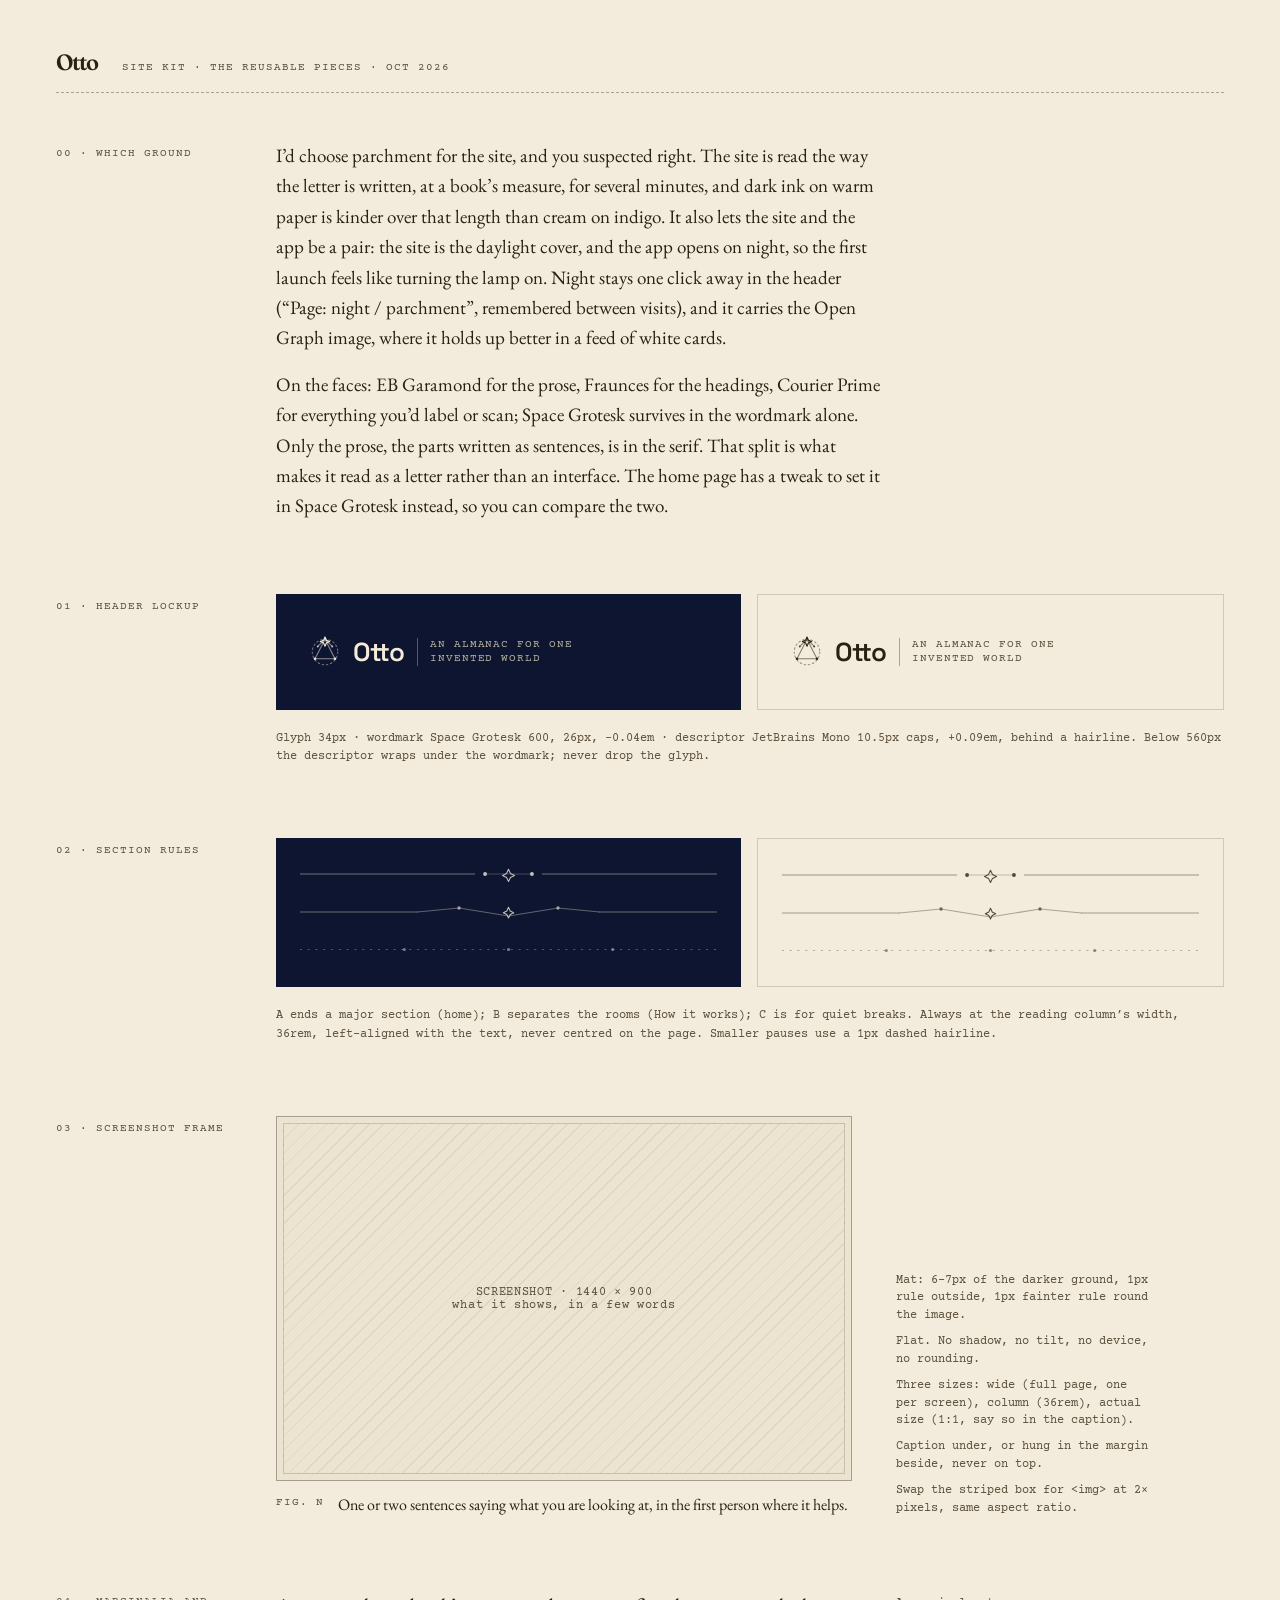
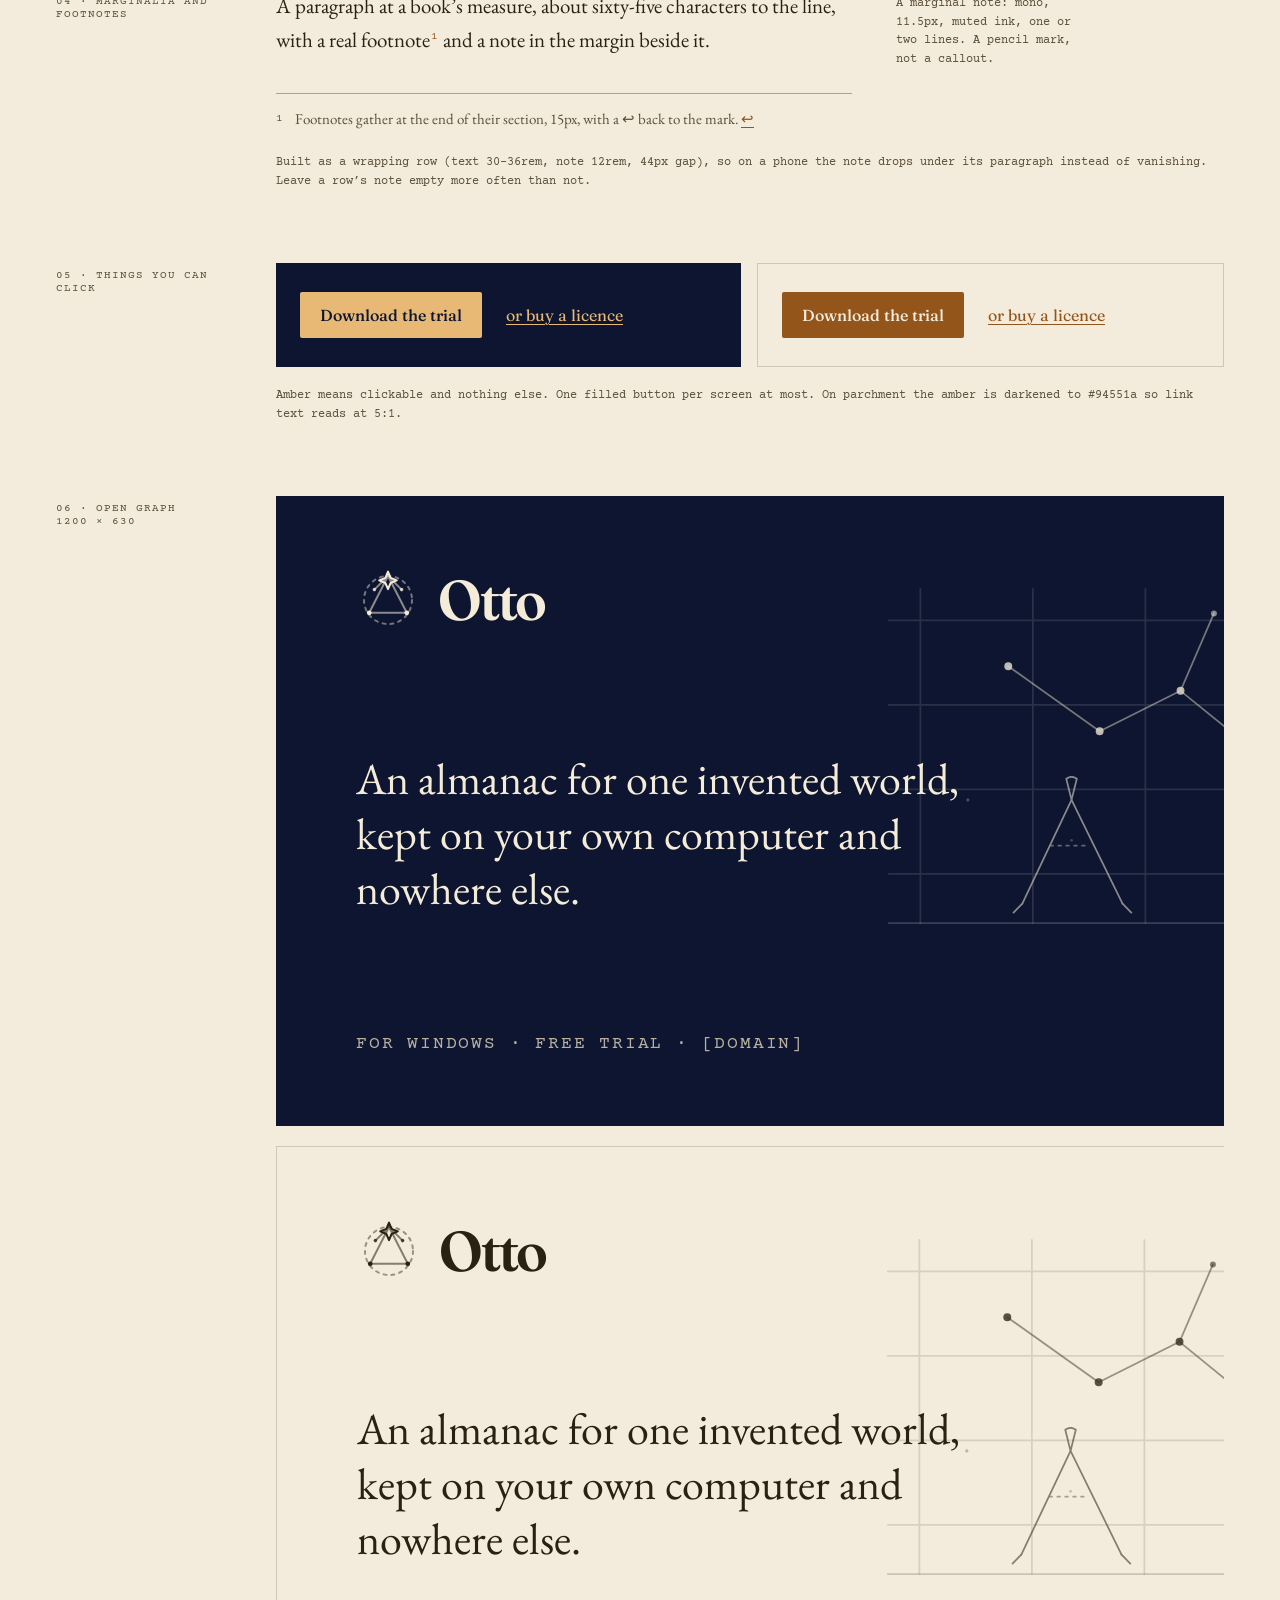
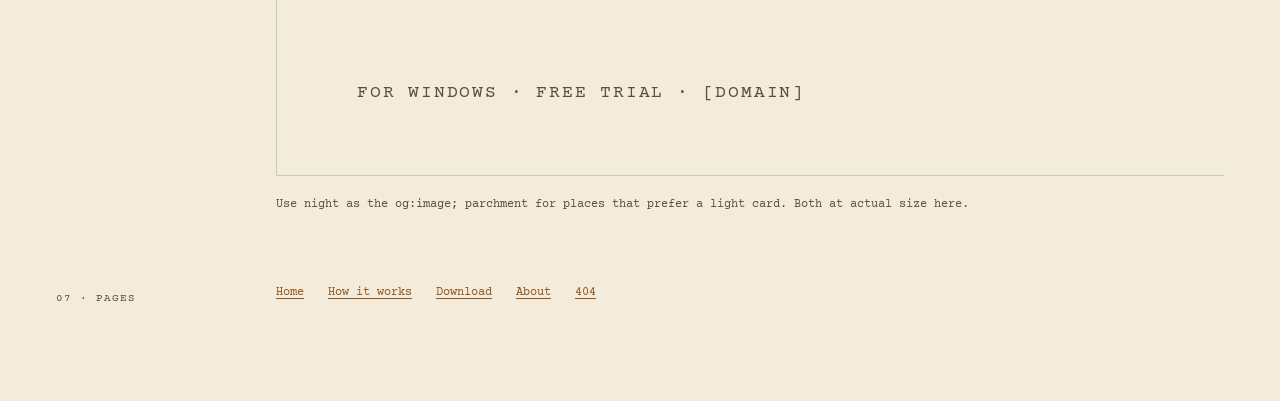
<file: site-kit.html>
<!DOCTYPE html>
<html lang="en" data-ground="parchment" data-type="serif">
<head>
<meta charset="utf-8">
<title>Otto — site kit</title>
<meta name="viewport" content="width=device-width, initial-scale=1">
<link rel="stylesheet" href="fonts.css">
<style>
:root{--bg:#f3ecdc;--bg2:#ece4d1;--ink:#2a2114;--ink2:#5c4f3c;--acc:#94551a;--rule:rgba(42,33,20,.18);--rule2:rgba(42,33,20,.36);--stripe:rgba(42,33,20,.07);--on-night:none;--on-parch:block;--body:'EB Garamond',Garamond,Georgia,serif;--body-size:21px;--display:'Fraunces',Georgia,serif;--mono:'Courier Prime','Courier New',monospace}
html,body{margin:0;background:var(--bg);color:var(--ink)}
body{-webkit-font-smoothing:antialiased;text-rendering:optimizeLegibility}
a{color:var(--acc);text-decoration-thickness:1px;text-underline-offset:3px}
a:hover{color:var(--ink)}
</style>
<meta property="og:title" content="Otto — site kit">
<meta property="og:type" content="website">
<meta property="og:image" content="assets/og-night-1200x630.png">
<meta property="og:image:width" content="1200">
<meta property="og:image:height" content="630">
<meta name="twitter:card" content="summary_large_image">
<link rel="icon" href="assets/parch/otto-glyph.svg" type="image/svg+xml">
<script>(function(){var r=document.documentElement;try{r.dataset.ground=localStorage.getItem('otto-ground')||'parchment'}catch(e){r.dataset.ground='parchment'}
function mark(){document.querySelectorAll('[data-set-ground]').forEach(function(b){b.textContent=(b.dataset.setGround===r.dataset.ground?'\u25CF ':'')+b.dataset.setGround})}
document.addEventListener('DOMContentLoaded',function(){mark();document.querySelectorAll('[data-set-ground]').forEach(function(b){b.addEventListener('click',function(){r.dataset.ground=b.dataset.setGround;try{localStorage.setItem('otto-ground',b.dataset.setGround)}catch(e){}mark()})})})})();</script>
</head>
<body>
<div style="max-width:1320px;margin:0 auto;padding:48px clamp(20px,5vw,56px) 96px;box-sizing:border-box">
  <div style="display:flex;flex-wrap:wrap;gap:8px 24px;align-items:baseline;padding-bottom:16px;border-bottom:1px dashed var(--rule2)">
    <span style="font-family:var(--display);font-weight:600;font-size:22px;letter-spacing:-0.04em">Otto</span>
    <span style="font-family:var(--mono);font-size:11px;letter-spacing:.09em;text-transform:uppercase;color:var(--ink2)">site kit · the reusable pieces · Oct 2026</span>
  </div>

  <section style="margin-top:48px;display:flex;flex-wrap:wrap;gap:16px 44px">
    <div style="flex:0 0 11rem;font-family:var(--mono);font-size:11px;letter-spacing:.09em;text-transform:uppercase;color:var(--ink2);padding-top:6px">00 · Which ground</div>
    <div style="flex:1 1 30rem;max-width:38rem;display:flex;flex-direction:column;gap:16px;font-family:var(--body);font-size:19px;line-height:1.6">
      <p style="margin:0;text-wrap:pretty">I’d choose parchment for the site, and you suspected right. The site is read the way the letter is written, at a book’s measure, for several minutes, and dark ink on warm paper is kinder over that length than cream on indigo. It also lets the site and the app be a pair: the site is the daylight cover, and the app opens on night, so the first launch feels like turning the lamp on. Night stays one click away in the header (“Page: night / parchment”, remembered between visits), and it carries the Open Graph image, where it holds up better in a feed of white cards.</p>
      <p style="margin:0;text-wrap:pretty">On the faces: EB Garamond for the prose, Fraunces for the headings, Courier Prime for everything you’d label or scan; Space Grotesk survives in the wordmark alone. Only the prose, the parts written as sentences, is in the serif. That split is what makes it read as a letter rather than an interface. The home page has a tweak to set it in Space Grotesk instead, so you can compare the two.</p>
    </div>
  </section>

  <section style="margin-top:72px;display:flex;flex-wrap:wrap;gap:16px 44px">
    <div style="flex:0 0 11rem;font-family:var(--mono);font-size:11px;letter-spacing:.09em;text-transform:uppercase;color:var(--ink2);padding-top:6px">01 · Header lockup</div>
    <div style="flex:1 1 40rem;display:flex;flex-wrap:wrap;gap:16px">
      <div style="--ink:#f4ecd8;--ink2:#b8b19f;--rule2:rgba(244,236,216,.32);--on-night:block;--on-parch:none;flex:1 1 22rem;background:#0d1530;color:var(--ink);padding:40px 32px;display:flex;align-items:center">
        <div style="display:flex;align-items:center;gap:11px">
          <img src="assets/night/otto-glyph.svg" alt="" width="34" height="34">
          <span style="font-family:'Space Grotesk',sans-serif;font-weight:600;font-size:26px;letter-spacing:-0.04em;line-height:1">Otto</span>
          <span style="font-family:var(--mono);font-size:10.5px;letter-spacing:.09em;text-transform:uppercase;color:var(--ink2);padding-left:12px;margin-left:2px;border-left:1px solid var(--rule2);line-height:1.35;max-width:15em">an almanac for one invented world</span>
        </div>
      </div>
      <div style="flex:1 1 22rem;background:#f3ecdc;border:1px solid var(--rule);padding:40px 32px;display:flex;align-items:center">
        <div style="display:flex;align-items:center;gap:11px">
          <img src="assets/parch/otto-glyph.svg" alt="" width="34" height="34">
          <span style="font-family:'Space Grotesk',sans-serif;font-weight:600;font-size:26px;letter-spacing:-0.04em;line-height:1">Otto</span>
          <span style="font-family:var(--mono);font-size:10.5px;letter-spacing:.09em;text-transform:uppercase;color:var(--ink2);padding-left:12px;margin-left:2px;border-left:1px solid var(--rule2);line-height:1.35;max-width:15em">an almanac for one invented world</span>
        </div>
      </div>
      <p style="flex:1 1 100%;margin:4px 0 0;font-family:var(--mono);font-size:11.5px;line-height:1.6;color:var(--ink2)">Glyph 34px · wordmark Space Grotesk 600, 26px, −0.04em · descriptor JetBrains Mono 10.5px caps, +0.09em, behind a hairline. Below 560px the descriptor wraps under the wordmark; never drop the glyph.</p>
    </div>
  </section>

  <section style="margin-top:72px;display:flex;flex-wrap:wrap;gap:16px 44px">
    <div style="flex:0 0 11rem;font-family:var(--mono);font-size:11px;letter-spacing:.09em;text-transform:uppercase;color:var(--ink2);padding-top:6px">02 · Section rules</div>
    <div style="flex:1 1 40rem;display:flex;flex-wrap:wrap;gap:16px">
      <div style="flex:1 1 22rem;background:#0d1530;padding:28px 24px;display:flex;flex-direction:column;gap:22px">
        <img src="assets/night/web-rule-a.svg" alt="" style="width:100%;height:auto;opacity:.8">
        <img src="assets/night/web-rule-b.svg" alt="" style="width:100%;height:auto;opacity:.8">
        <img src="assets/night/web-rule-c.svg" alt="" style="width:100%;height:auto;opacity:.8">
      </div>
      <div style="flex:1 1 22rem;background:#f3ecdc;border:1px solid var(--rule);padding:28px 24px;display:flex;flex-direction:column;gap:22px">
        <img src="assets/parch/web-rule-a.svg" alt="" style="width:100%;height:auto;opacity:.8">
        <img src="assets/parch/web-rule-b.svg" alt="" style="width:100%;height:auto;opacity:.8">
        <img src="assets/parch/web-rule-c.svg" alt="" style="width:100%;height:auto;opacity:.8">
      </div>
      <p style="flex:1 1 100%;margin:4px 0 0;font-family:var(--mono);font-size:11.5px;line-height:1.6;color:var(--ink2)">A ends a major section (home); B separates the rooms (How it works); C is for quiet breaks. Always at the reading column’s width, 36rem, left-aligned with the text, never centred on the page. Smaller pauses use a 1px dashed hairline.</p>
    </div>
  </section>

  <section style="margin-top:72px;display:flex;flex-wrap:wrap;gap:16px 44px">
    <div style="flex:0 0 11rem;font-family:var(--mono);font-size:11px;letter-spacing:.09em;text-transform:uppercase;color:var(--ink2);padding-top:6px">03 · Screenshot frame</div>
    <div style="flex:1 1 40rem;display:flex;flex-wrap:wrap;gap:16px 44px;align-items:flex-end">
      <figure style="margin:0;flex:1 1 26rem;max-width:36rem;display:flex;flex-direction:column;gap:12px">
        <div style="padding:6px;border:1px solid var(--rule2);background:var(--bg2)">
          <div style="aspect-ratio:1440/900;border:1px solid var(--rule);background:repeating-linear-gradient(135deg,var(--stripe) 0 1px,transparent 1px 10px);display:flex;align-items:center;justify-content:center;text-align:center;padding:16px;box-sizing:border-box;font-family:var(--mono);font-size:11.5px;letter-spacing:.06em;color:var(--ink2)">SCREENSHOT · 1440 × 900<br>what it shows, in a few words</div>
        </div>
        <figcaption style="display:flex;gap:14px">
          <span style="font-family:var(--mono);font-size:11px;letter-spacing:.09em;text-transform:uppercase;color:var(--ink2);padding-top:3px;flex:none">Fig. n</span>
          <span style="font-family:var(--body);font-size:16px;line-height:1.5;text-wrap:pretty">One or two sentences saying what you are looking at, in the first person where it helps.</span>
        </figcaption>
      </figure>
      <ul style="flex:0 1 16rem;margin:0;padding:0;list-style:none;display:flex;flex-direction:column;gap:8px;font-family:var(--mono);font-size:11.5px;line-height:1.55;color:var(--ink2)">
        <li>Mat: 6–7px of the darker ground, 1px rule outside, 1px fainter rule round the image.</li>
        <li>Flat. No shadow, no tilt, no device, no rounding.</li>
        <li>Three sizes: wide (full page, one per screen), column (36rem), actual size (1:1, say so in the caption).</li>
        <li>Caption under, or hung in the margin beside, never on top.</li>
        <li>Swap the striped box for &lt;img&gt; at 2× pixels, same aspect ratio.</li>
      </ul>
    </div>
  </section>

  <section style="margin-top:72px;display:flex;flex-wrap:wrap;gap:16px 44px">
    <div style="flex:0 0 11rem;font-family:var(--mono);font-size:11px;letter-spacing:.09em;text-transform:uppercase;color:var(--ink2);padding-top:6px">04 · Marginalia and footnotes</div>
    <div style="flex:1 1 40rem;display:flex;flex-direction:column;gap:24px">
      <div style="display:flex;flex-wrap:wrap;gap:10px 44px;align-items:flex-start">
        <p style="flex:1 1 26rem;max-width:36rem;margin:0;font-family:var(--body);font-size:var(--body-size);line-height:1.6;text-wrap:pretty">A paragraph at a book’s measure, about sixty-five characters to the line, with a real footnote<sup style="font-family:var(--mono);font-size:11px;line-height:0"><a href="#kfn1" style="text-decoration:none;padding:0 1px">1</a></sup> and a note in the margin beside it.</p>
        <aside style="flex:0 1 12rem;padding-top:6px;font-family:var(--mono);font-size:11.5px;line-height:1.6;color:var(--ink2)">A marginal note: mono, 11.5px, muted ink, one or two lines. A pencil mark, not a callout.</aside>
      </div>
      <ol style="list-style:none;margin:0;padding:14px 0 0;max-width:36rem;border-top:1px solid var(--rule2);font-family:var(--body);font-size:15px;line-height:1.5;color:var(--ink2)">
        <li id="kfn1" style="display:flex;gap:12px"><span style="font-family:var(--mono);font-size:11px;padding-top:3px;flex:none">1</span><span>Footnotes gather at the end of their section, 15px, with a ↩ back to the mark. <a href="#">↩</a></span></li>
      </ol>
      <p style="margin:0;font-family:var(--mono);font-size:11.5px;line-height:1.6;color:var(--ink2)">Built as a wrapping row (text 30–36rem, note 12rem, 44px gap), so on a phone the note drops under its paragraph instead of vanishing. Leave a row’s note empty more often than not.</p>
    </div>
  </section>

  <section style="margin-top:72px;display:flex;flex-wrap:wrap;gap:16px 44px">
    <div style="flex:0 0 11rem;font-family:var(--mono);font-size:11px;letter-spacing:.09em;text-transform:uppercase;color:var(--ink2);padding-top:6px">05 · Things you can click</div>
    <div style="flex:1 1 40rem;display:flex;flex-wrap:wrap;gap:16px">
      <div style="flex:1 1 22rem;background:#0d1530;padding:28px 24px;display:flex;flex-wrap:wrap;gap:14px 24px;align-items:center">
        <a href="#" style="display:inline-flex;padding:13px 20px;background:#e8b974;color:#0d1530;text-decoration:none;font-family:var(--display);font-weight:500;font-size:16px;border-radius:2px">Download the trial</a>
        <a href="#" style="font-family:var(--display);font-size:16px;color:#e8b974">or buy a licence</a>
      </div>
      <div style="flex:1 1 22rem;background:#f3ecdc;border:1px solid var(--rule);padding:28px 24px;display:flex;flex-wrap:wrap;gap:14px 24px;align-items:center">
        <a href="#" style="display:inline-flex;padding:13px 20px;background:#94551a;color:#f3ecdc;text-decoration:none;font-family:var(--display);font-weight:500;font-size:16px;border-radius:2px">Download the trial</a>
        <a href="#" style="font-family:var(--display);font-size:16px;color:#94551a">or buy a licence</a>
      </div>
      <p style="flex:1 1 100%;margin:4px 0 0;font-family:var(--mono);font-size:11.5px;line-height:1.6;color:var(--ink2)">Amber means clickable and nothing else. One filled button per screen at most. On parchment the amber is darkened to #94551a so link text reads at 5:1.</p>
    </div>
  </section>

  <section style="margin-top:72px;display:flex;flex-wrap:wrap;gap:16px 44px">
    <div style="flex:0 0 11rem;font-family:var(--mono);font-size:11px;letter-spacing:.09em;text-transform:uppercase;color:var(--ink2);padding-top:6px">06 · Open Graph<br>1200 × 630</div>
    <div style="flex:1 1 40rem;min-width:0;display:flex;flex-direction:column;gap:20px">
      <div style="overflow-x:auto">
        <div id="og-night" style="width:1200px;height:630px;position:relative;overflow:hidden;background:#0d1530;color:#f4ecd8;box-sizing:border-box;padding:72px 80px">
          <img src="assets/night/splash-chart.svg" alt="" style="position:absolute;right:-260px;top:40px;width:900px;opacity:.9">
          <div style="position:relative;display:flex;flex-direction:column;height:100%;justify-content:space-between">
            <div style="display:flex;align-items:center;gap:18px">
              <img src="assets/night/otto-glyph.svg" alt="" width="64" height="64">
              <span style="font-family:var(--display);font-weight:600;font-size:56px;letter-spacing:-0.04em;line-height:1">Otto</span>
            </div>
            <p style="margin:0;max-width:15em;font-family:'EB Garamond',Garamond,Georgia,serif;font-size:44px;line-height:1.25;text-wrap:pretty">An almanac for one invented world, kept on your own computer and nowhere else.</p>
            <div style="font-family:var(--mono);font-size:18px;letter-spacing:.1em;text-transform:uppercase;color:#b8b19f">for Windows · free trial · [domain]</div>
          </div>
        </div>
      </div>
      <div style="overflow-x:auto">
        <div id="og-parchment" style="width:1200px;height:630px;position:relative;overflow:hidden;background:#f3ecdc;color:#2a2114;box-sizing:border-box;padding:72px 80px;border:1px solid var(--rule)">
          <img src="assets/parch/splash-chart.svg" alt="" style="position:absolute;right:-260px;top:40px;width:900px;opacity:.9">
          <div style="position:relative;display:flex;flex-direction:column;height:100%;justify-content:space-between">
            <div style="display:flex;align-items:center;gap:18px">
              <img src="assets/parch/otto-glyph.svg" alt="" width="64" height="64">
              <span style="font-family:var(--display);font-weight:600;font-size:56px;letter-spacing:-0.04em;line-height:1">Otto</span>
            </div>
            <p style="margin:0;max-width:15em;font-family:'EB Garamond',Garamond,Georgia,serif;font-size:44px;line-height:1.25;text-wrap:pretty">An almanac for one invented world, kept on your own computer and nowhere else.</p>
            <div style="font-family:var(--mono);font-size:18px;letter-spacing:.1em;text-transform:uppercase;color:#5c4f3c">for Windows · free trial · [domain]</div>
          </div>
        </div>
      </div>
      <p style="margin:0;font-family:var(--mono);font-size:11.5px;line-height:1.6;color:var(--ink2)">Use night as the og:image; parchment for places that prefer a light card. Both at actual size here.</p>
    </div>
  </section>

  <section style="margin-top:72px;display:flex;flex-wrap:wrap;gap:16px 44px">
    <div style="flex:0 0 11rem;font-family:var(--mono);font-size:11px;letter-spacing:.09em;text-transform:uppercase;color:var(--ink2);padding-top:6px">07 · Pages</div>
    <div style="flex:1 1 40rem;display:flex;flex-wrap:wrap;gap:8px 24px;font-family:var(--mono);font-size:12px">
      <a href="index.html">Home</a><a href="how-it-works.html">How it works</a><a href="download.html">Download</a><a href="about.html">About</a><a href="404.html">404</a>
    </div>
  </section>
</div>
</body>
</html>
</file>
<file: fonts.css>
/* Self-hosted (SIL Open Font License), Latin + Latin Extended only:
   Fraunces (display), EB Garamond (body), Courier Prime (labels, marginalia),
   Space Grotesk (the wordmark only, and the optional sans body). */
@font-face {
  font-family: 'Space Grotesk';
  font-style: normal;
  font-weight: 400;
  font-display: swap;
  src: url(fonts/space-grotesk-normal-latin-ext.woff2) format('woff2');
  unicode-range: U+0100-02BA, U+02BD-02C5, U+02C7-02CC, U+02CE-02D7, U+02DD-02FF, U+0304, U+0308, U+0329, U+1D00-1DBF, U+1E00-1E9F, U+1EF2-1EFF, U+2020, U+20A0-20AB, U+20AD-20C4, U+2113, U+2C60-2C7F, U+A720-A7FF;
}
@font-face {
  font-family: 'Space Grotesk';
  font-style: normal;
  font-weight: 400;
  font-display: swap;
  src: url(fonts/space-grotesk-normal-latin.woff2) format('woff2');
  unicode-range: U+0000-00FF, U+0131, U+0152-0153, U+02BB-02BC, U+02C6, U+02DA, U+02DC, U+0304, U+0308, U+0329, U+2000-206F, U+20AC, U+2122, U+2191, U+2193, U+2212, U+2215, U+FEFF, U+FFFD;
}
@font-face {
  font-family: 'Space Grotesk';
  font-style: normal;
  font-weight: 500;
  font-display: swap;
  src: url(fonts/space-grotesk-normal-latin-ext.woff2) format('woff2');
  unicode-range: U+0100-02BA, U+02BD-02C5, U+02C7-02CC, U+02CE-02D7, U+02DD-02FF, U+0304, U+0308, U+0329, U+1D00-1DBF, U+1E00-1E9F, U+1EF2-1EFF, U+2020, U+20A0-20AB, U+20AD-20C4, U+2113, U+2C60-2C7F, U+A720-A7FF;
}
@font-face {
  font-family: 'Space Grotesk';
  font-style: normal;
  font-weight: 500;
  font-display: swap;
  src: url(fonts/space-grotesk-normal-latin.woff2) format('woff2');
  unicode-range: U+0000-00FF, U+0131, U+0152-0153, U+02BB-02BC, U+02C6, U+02DA, U+02DC, U+0304, U+0308, U+0329, U+2000-206F, U+20AC, U+2122, U+2191, U+2193, U+2212, U+2215, U+FEFF, U+FFFD;
}
@font-face {
  font-family: 'Space Grotesk';
  font-style: normal;
  font-weight: 600;
  font-display: swap;
  src: url(fonts/space-grotesk-normal-latin-ext.woff2) format('woff2');
  unicode-range: U+0100-02BA, U+02BD-02C5, U+02C7-02CC, U+02CE-02D7, U+02DD-02FF, U+0304, U+0308, U+0329, U+1D00-1DBF, U+1E00-1E9F, U+1EF2-1EFF, U+2020, U+20A0-20AB, U+20AD-20C4, U+2113, U+2C60-2C7F, U+A720-A7FF;
}
@font-face {
  font-family: 'Space Grotesk';
  font-style: normal;
  font-weight: 600;
  font-display: swap;
  src: url(fonts/space-grotesk-normal-latin.woff2) format('woff2');
  unicode-range: U+0000-00FF, U+0131, U+0152-0153, U+02BB-02BC, U+02C6, U+02DA, U+02DC, U+0304, U+0308, U+0329, U+2000-206F, U+20AC, U+2122, U+2191, U+2193, U+2212, U+2215, U+FEFF, U+FFFD;
}
@font-face {
  font-family: 'Fraunces';
  font-style: normal;
  font-weight: 300 900;
  font-display: swap;
  src: url(fonts/fraunces-normal-latin-ext.woff2) format('woff2');
  unicode-range: U+0100-02BA, U+02BD-02C5, U+02C7-02CC, U+02CE-02D7, U+02DD-02FF, U+0304, U+0308, U+0329, U+1D00-1DBF, U+1E00-1E9F, U+1EF2-1EFF, U+2020, U+20A0-20AB, U+20AD-20C4, U+2113, U+2C60-2C7F, U+A720-A7FF;
}
@font-face {
  font-family: 'Fraunces';
  font-style: normal;
  font-weight: 300 900;
  font-display: swap;
  src: url(fonts/fraunces-normal-latin.woff2) format('woff2');
  unicode-range: U+0000-00FF, U+0131, U+0152-0153, U+02BB-02BC, U+02C6, U+02DA, U+02DC, U+0304, U+0308, U+0329, U+2000-206F, U+20AC, U+2122, U+2191, U+2193, U+2212, U+2215, U+FEFF, U+FFFD;
}
@font-face {
  font-family: 'Fraunces';
  font-style: italic;
  font-weight: 300 900;
  font-display: swap;
  src: url(fonts/fraunces-italic-latin-ext.woff2) format('woff2');
  unicode-range: U+0100-02BA, U+02BD-02C5, U+02C7-02CC, U+02CE-02D7, U+02DD-02FF, U+0304, U+0308, U+0329, U+1D00-1DBF, U+1E00-1E9F, U+1EF2-1EFF, U+2020, U+20A0-20AB, U+20AD-20C4, U+2113, U+2C60-2C7F, U+A720-A7FF;
}
@font-face {
  font-family: 'Fraunces';
  font-style: italic;
  font-weight: 300 900;
  font-display: swap;
  src: url(fonts/fraunces-italic-latin.woff2) format('woff2');
  unicode-range: U+0000-00FF, U+0131, U+0152-0153, U+02BB-02BC, U+02C6, U+02DA, U+02DC, U+0304, U+0308, U+0329, U+2000-206F, U+20AC, U+2122, U+2191, U+2193, U+2212, U+2215, U+FEFF, U+FFFD;
}
@font-face {
  font-family: 'Courier Prime';
  font-style: normal;
  font-weight: 400;
  font-display: swap;
  src: url(fonts/courier-prime-normal-400-latin-ext.woff2) format('woff2');
  unicode-range: U+0100-02BA, U+02BD-02C5, U+02C7-02CC, U+02CE-02D7, U+02DD-02FF, U+0304, U+0308, U+0329, U+1D00-1DBF, U+1E00-1E9F, U+1EF2-1EFF, U+2020, U+20A0-20AB, U+20AD-20C4, U+2113, U+2C60-2C7F, U+A720-A7FF;
}
@font-face {
  font-family: 'Courier Prime';
  font-style: normal;
  font-weight: 400;
  font-display: swap;
  src: url(fonts/courier-prime-normal-400-latin.woff2) format('woff2');
  unicode-range: U+0000-00FF, U+0131, U+0152-0153, U+02BB-02BC, U+02C6, U+02DA, U+02DC, U+0304, U+0308, U+0329, U+2000-206F, U+20AC, U+2122, U+2191, U+2193, U+2212, U+2215, U+FEFF, U+FFFD;
}
@font-face {
  font-family: 'Courier Prime';
  font-style: normal;
  font-weight: 700;
  font-display: swap;
  src: url(fonts/courier-prime-normal-700-latin-ext.woff2) format('woff2');
  unicode-range: U+0100-02BA, U+02BD-02C5, U+02C7-02CC, U+02CE-02D7, U+02DD-02FF, U+0304, U+0308, U+0329, U+1D00-1DBF, U+1E00-1E9F, U+1EF2-1EFF, U+2020, U+20A0-20AB, U+20AD-20C4, U+2113, U+2C60-2C7F, U+A720-A7FF;
}
@font-face {
  font-family: 'Courier Prime';
  font-style: normal;
  font-weight: 700;
  font-display: swap;
  src: url(fonts/courier-prime-normal-700-latin.woff2) format('woff2');
  unicode-range: U+0000-00FF, U+0131, U+0152-0153, U+02BB-02BC, U+02C6, U+02DA, U+02DC, U+0304, U+0308, U+0329, U+2000-206F, U+20AC, U+2122, U+2191, U+2193, U+2212, U+2215, U+FEFF, U+FFFD;
}
@font-face {
  font-family: 'Courier Prime';
  font-style: italic;
  font-weight: 400;
  font-display: swap;
  src: url(fonts/courier-prime-italic-400-latin-ext.woff2) format('woff2');
  unicode-range: U+0100-02BA, U+02BD-02C5, U+02C7-02CC, U+02CE-02D7, U+02DD-02FF, U+0304, U+0308, U+0329, U+1D00-1DBF, U+1E00-1E9F, U+1EF2-1EFF, U+2020, U+20A0-20AB, U+20AD-20C4, U+2113, U+2C60-2C7F, U+A720-A7FF;
}
@font-face {
  font-family: 'Courier Prime';
  font-style: italic;
  font-weight: 400;
  font-display: swap;
  src: url(fonts/courier-prime-italic-400-latin.woff2) format('woff2');
  unicode-range: U+0000-00FF, U+0131, U+0152-0153, U+02BB-02BC, U+02C6, U+02DA, U+02DC, U+0304, U+0308, U+0329, U+2000-206F, U+20AC, U+2122, U+2191, U+2193, U+2212, U+2215, U+FEFF, U+FFFD;
}
@font-face {
  font-family: 'EB Garamond';
  font-style: normal;
  font-weight: 400 800;
  font-display: swap;
  src: url(fonts/eb-garamond-normal-latin-ext.woff2) format('woff2');
  unicode-range: U+0100-02BA, U+02BD-02C5, U+02C7-02CC, U+02CE-02D7, U+02DD-02FF, U+0304, U+0308, U+0329, U+1D00-1DBF, U+1E00-1E9F, U+1EF2-1EFF, U+2020, U+20A0-20AB, U+20AD-20C4, U+2113, U+2C60-2C7F, U+A720-A7FF;
}
@font-face {
  font-family: 'EB Garamond';
  font-style: normal;
  font-weight: 400 800;
  font-display: swap;
  src: url(fonts/eb-garamond-normal-latin.woff2) format('woff2');
  unicode-range: U+0000-00FF, U+0131, U+0152-0153, U+02BB-02BC, U+02C6, U+02DA, U+02DC, U+0304, U+0308, U+0329, U+2000-206F, U+20AC, U+2122, U+2191, U+2193, U+2212, U+2215, U+FEFF, U+FFFD;
}
@font-face {
  font-family: 'EB Garamond';
  font-style: italic;
  font-weight: 400 800;
  font-display: swap;
  src: url(fonts/eb-garamond-italic-latin-ext.woff2) format('woff2');
  unicode-range: U+0100-02BA, U+02BD-02C5, U+02C7-02CC, U+02CE-02D7, U+02DD-02FF, U+0304, U+0308, U+0329, U+1D00-1DBF, U+1E00-1E9F, U+1EF2-1EFF, U+2020, U+20A0-20AB, U+20AD-20C4, U+2113, U+2C60-2C7F, U+A720-A7FF;
}
@font-face {
  font-family: 'EB Garamond';
  font-style: italic;
  font-weight: 400 800;
  font-display: swap;
  src: url(fonts/eb-garamond-italic-latin.woff2) format('woff2');
  unicode-range: U+0000-00FF, U+0131, U+0152-0153, U+02BB-02BC, U+02C6, U+02DA, U+02DC, U+0304, U+0308, U+0329, U+2000-206F, U+20AC, U+2122, U+2191, U+2193, U+2212, U+2215, U+FEFF, U+FFFD;
}
</file>
<file: site.css>
/* Otto — the site's stylesheet.
   Every page links fonts.css and then this file. The page's own <style>
   block holds only the colour variables for the two grounds.

   Writing a page: inside a .row, a bare <p> is a body paragraph and a
   bare <aside> is a margin note. A section's pieces, in the order they
   appear on every page:

     <div class="stamp">Section name</div>         the little tilted label
     <h2 class="heading">The sentence.</h2>          the section heading
     <div class="row">                              one paragraph + one note
       <p>Body text.</p>
       <aside><span class="arrow">←</span>A pencil note in the margin.</aside>
     </div>

   The letter's column is class="letter col" and its paragraphs indent
   themselves. Small per-element variations (a note's tilt, a column's gap) ride on
   custom properties: style="--tilt:0.7deg". Each rule declares its own
   default, so a value set on one element never leaks into the ones inside it.                            */

/* ---- page frame ------------------------------------------------------ */
.wrap{max-width:1240px;margin:0 auto;padding:0 clamp(20px,5vw,56px);box-sizing:border-box}
.wrap.top{padding-top:22px}              /* the header */
.wrap.page{padding-top:64px}             /* a page's main column */
.wrap.bottom{padding-bottom:56px}        /* the footer */
.inset{padding-left:clamp(0px,9vw,150px)}  /* the reading column, stepped in from the left */
.inset-less{padding-left:clamp(0px,4vw,64px)}
.rel{position:relative}
.clip{overflow-x:clip;min-height:100vh}

/* ---- header and footer ---------------------------------------------- */
.masthead{display:flex;flex-wrap:wrap;align-items:center;justify-content:space-between;gap:14px 32px;padding-bottom:16px;border-bottom:1px dashed var(--rule2)}
.lockup{display:flex;align-items:center;gap:11px;text-decoration:none;color:var(--ink)}
.wordmark{font-family:'Space Grotesk',sans-serif;font-weight:600;font-size:26px;letter-spacing:-0.04em;line-height:1}
.tagline{font-family:var(--mono);font-size:10.5px;letter-spacing:.09em;text-transform:uppercase;color:var(--ink2);padding-left:12px;margin-left:2px;border-left:1px solid var(--rule2);line-height:1.35;max-width:15em}
.menu{display:flex;flex-wrap:wrap;align-items:center;gap:8px 22px;font-family:var(--mono);font-size:11.5px;letter-spacing:.08em;text-transform:uppercase}
.menu a,.footer-links a,.quiet-link{text-decoration:none}
.menu .here{color:var(--ink);border-bottom:1px solid var(--ink);padding-bottom:2px}
.ground{display:flex;align-items:center;gap:8px;padding-left:18px;border-left:1px solid var(--rule2);color:var(--ink2)}
.ground button{all:unset;cursor:pointer;color:var(--acc)}
.on-night{display:var(--on-night)}
.on-parch{display:var(--on-parch)}
.colophon{border-top:1px dashed var(--rule2);padding-top:28px;display:flex;flex-wrap:wrap;gap:28px 56px;align-items:flex-start}
.colophon-note{display:flex;gap:14px;align-items:flex-start;flex:1 1 26rem;max-width:34rem}
.colophon-note img{flex:none;margin-top:2px}
.colophon-note p{margin:0;font-family:var(--body);font-size:15px;line-height:1.55;color:var(--ink2);text-wrap:pretty}
.footer-links{display:flex;flex-wrap:wrap;gap:8px 20px;font-family:var(--mono);font-size:11px;letter-spacing:.08em;text-transform:uppercase;color:var(--ink2)}

/* ---- type ------------------------------------------------------------ */
.label{font-family:var(--mono);font-size:11px;letter-spacing:.09em;text-transform:uppercase;color:var(--ink2)}
.label.dark{color:inherit}
.kicker{margin-bottom:22px}                       /* the label above the title */
.lead-in{margin-top:64px;margin-bottom:18px}      /* the label that opens the letter */
.mono{font-family:var(--mono);font-size:11.5px;color:var(--ink2)}
p.mono{margin:0}
.muted{color:var(--ink2)}
.title{margin:0;max-width:clamp(17rem,50vw,19em);font-family:var(--display);font-weight:500;font-size:clamp(26px,2.6vw,35px);line-height:1.22;letter-spacing:-0.005em;text-wrap:pretty}
.title.narrow{max-width:clamp(17rem,50vw,18em);margin-bottom:36px}
.title.wide{max-width:20em;margin-bottom:28px}
.title.loose{max-width:none;text-wrap:initial}
.heading{margin:0 0 28px;font-family:var(--display);font-weight:500;font-size:24px;letter-spacing:0}
.heading.flush{margin:0}
.heading.roomy{margin:0 0 40px;max-width:36rem;text-wrap:pretty}
.heading.small{margin:0;font-size:20px}
.subheading{margin:0;max-width:36rem;display:flex;gap:14px;align-items:baseline;font-family:var(--display);font-weight:500;font-size:19px;letter-spacing:0}
.subheading .num{font-family:var(--mono);font-size:12px;color:var(--ink2);font-weight:400}
.stamp{--tilt:0deg;display:table;font-family:var(--mono);font-size:11px;letter-spacing:.09em;text-transform:uppercase;color:var(--ink);background:var(--bg2);border:1px solid var(--rule);padding:3px 8px 2px;margin-bottom:14px;transform:rotate(var(--tilt))}
.stamp.above-title{margin-bottom:26px}
.stamp.inline{display:inline-block}
.pretty{text-wrap:pretty}

/* ---- the reading column --------------------------------------------- */
.row{display:flex;flex-wrap:wrap;gap:10px 44px;align-items:flex-start}
.row>p,p.prose{flex:1 1 30rem;max-width:36rem;margin:0;font-family:var(--body);font-size:var(--body-size);line-height:1.6;text-wrap:pretty}
.letter .row>p{text-indent:1.6em}
.letter .row:first-of-type>p:first-child{text-indent:0}
p.plain{margin:0;font-family:var(--body);font-size:var(--body-size);line-height:1.6;text-wrap:pretty}
p.aside-italic{margin:56px 0 0;max-width:36rem;font-family:var(--body);font-size:var(--body-size);line-height:1.6;font-style:italic;text-wrap:pretty}
.dear{margin:0 0 10px;max-width:36rem;font-family:var(--body);font-size:var(--body-size);line-height:1.6;font-style:italic}
.row>aside{--lift:8px;--shift:0px;--tilt:0deg;flex:0 1 12rem;font-family:var(--mono);font-size:11.5px;line-height:1.6;color:var(--ink2);padding-top:var(--lift);margin-left:var(--shift);transform:rotate(var(--tilt));transform-origin:left top}
.row>aside:empty{padding:0;margin:0;transform:none}
.arrow{margin-right:6px}
.signature{max-width:36rem;display:flex;flex-direction:column;gap:4px;margin-top:22px;padding-left:9rem}
.signature .name{font-family:var(--body);font-size:calc(var(--body-size) * 1.15);font-style:italic}
.col{--gap:12px;display:flex;flex-direction:column;gap:var(--gap)}
.col-narrow{--gap:24px;flex:1 1 30rem;max-width:36rem;display:flex;flex-direction:column;gap:var(--gap)}
.col-side{--gap:20px;flex:1 1 22rem;max-width:34rem;display:flex;flex-direction:column;gap:var(--gap)}
.col-side>p{margin:0;font-family:var(--body);font-size:var(--body-size);line-height:1.6;text-wrap:pretty}
.code{font-family:var(--mono);font-size:.85em}
sup.fn{font-family:var(--mono);font-size:11px;line-height:0}
sup.fn a{text-decoration:none;padding:0 1px}
.footnotes{list-style:none;margin:48px 0 0;padding:18px 0 0;max-width:36rem;border-top:1px solid var(--rule2);display:flex;flex-direction:column;gap:10px;font-family:var(--body);font-size:15px;line-height:1.5;color:var(--ink2)}
.footnotes li{display:flex;gap:12px}
.footnotes .num{font-family:var(--mono);font-size:11px;padding-top:3px;flex:none}
.footnotes a{text-decoration:none}

/* ---- pictures -------------------------------------------------------- */
.frame{--tilt:0deg;position:relative;padding:6px;border:1px solid var(--rule2);background:var(--bg2);transform:rotate(var(--tilt))}
.frame.thick{padding:7px}
.frame.half{flex:1 1 30rem;max-width:36rem}
.frame.actual{flex:0 1 560px;max-width:100%;box-sizing:border-box;margin-left:-18px}
.frame img,.shot{display:block;width:100%;height:auto;aspect-ratio:1440/900;border:1px solid var(--rule)}
.frame img.small,.shot.small{aspect-ratio:560/360}
.tape{--tilt:0deg;position:absolute;top:-9px;left:22px;width:72px;height:20px;background:var(--rule);opacity:.9;transform:rotate(var(--tilt))}
.tape.right{left:auto;right:22px}
.tape.far{left:40px;width:84px}
.tape.far.right{left:auto;right:40px}
figure{margin:0}
figure.beside{margin:0;display:flex;flex-wrap:wrap;gap:12px 44px;align-items:flex-end}
figure.beside.top{align-items:flex-start}
figure.beside.after{margin-top:36px}
figure.beside.before{margin-bottom:32px}
figure.column{margin:0 0 0 -14px;flex:0 1 560px;max-width:100%;display:flex;flex-direction:column;gap:12px}
figcaption.under{display:flex;flex-wrap:wrap;gap:6px 18px;margin-top:12px;padding-left:clamp(0px,9vw,150px);max-width:44rem}
figcaption.under .label{padding-top:3px}
figcaption.under .caption{flex:1 1 20rem}
figcaption.side{flex:0 1 12rem;display:flex;flex-direction:column;gap:6px}
figcaption.side.wider{flex-basis:14rem;padding-top:4px}
figcaption.inline{display:flex;gap:14px}
figcaption.inline .label{padding-top:3px;flex:none}
.caption{font-family:var(--body);font-size:16px;line-height:1.5;text-wrap:pretty}
.gallery{display:flex;flex-direction:column;gap:64px}            /* the picture-led home page */
.gallery figure{margin:0;min-width:0}
.pair{display:grid;grid-template-columns:repeat(2,minmax(0,1fr));gap:44px}
@media (max-width:760px){.pair{grid-template-columns:1fr;gap:56px}}
.frame img.tree{aspect-ratio:3680/1400}
.frame img.tall{aspect-ratio:2880/2600}
.frame img.wide{aspect-ratio:2880/1240}
figcaption.below{display:flex;gap:14px;margin-top:12px;max-width:44rem}
figcaption.below .label{padding-top:3px;flex:none}
.rule{width:min(36rem,100%);height:auto;opacity:.8}
.rule.faint{opacity:.75}
.splash{position:absolute;pointer-events:none}

/* ---- lists and tables ----------------------------------------------- */
.contents-head{display:flex;flex-wrap:wrap;align-items:baseline;gap:8px 24px;padding-bottom:12px;border-bottom:3px double var(--rule2);margin-bottom:28px}
.features{display:grid;grid-template-columns:repeat(3,minmax(0,1fr));gap:0 44px}   /* three columns; one on a phone */
.features h3{margin:0 0 4px;padding-bottom:8px;border-bottom:3px double var(--rule2);display:flex;gap:12px;align-items:baseline;font-family:var(--mono);font-size:11px;font-weight:400;letter-spacing:.09em;text-transform:uppercase}
.features .numeral{color:var(--ink2)}
.features ul{margin:0;padding:0;list-style:none;font-family:var(--body);font-size:16px;line-height:1.45}
.features li{padding:8px 0;border-bottom:1px solid var(--rule);text-wrap:pretty}
@media (max-width:760px){.features{grid-template-columns:1fr;gap:32px 0}}
.releases{max-width:48rem;display:flex;flex-direction:column;border-top:1px solid var(--rule2)}
.release{display:flex;flex-wrap:wrap;gap:8px 32px;padding:18px 0;border-bottom:1px solid var(--rule)}
.release.tall{padding:22px 0}
.release .when{flex:0 0 9.5rem;display:flex;flex-direction:column;gap:4px;font-family:var(--mono);font-size:11.5px;letter-spacing:.04em}
.release ul{flex:1 1 24rem;margin:0;padding:0;list-style:none;display:flex;flex-direction:column;gap:8px;font-family:var(--body);font-size:16.5px;line-height:1.5}
.release.tall ul{max-width:36rem;display:block;font-size:17px}
.release li{display:flex;gap:12px}
.release.tall li{margin:0 0 8px}
.release .dash{color:var(--ink2);flex:none}
.numbered{margin:0;padding:0;list-style:none;display:flex;flex-direction:column;font-family:var(--body);font-size:var(--body-size);line-height:1.5}
.numbered li{display:flex;gap:18px;padding:10px 0;border-bottom:1px solid var(--rule)}
.numbered .num{font-family:var(--mono);font-size:11px;color:var(--ink2);padding-top:6px;flex:none;width:1.6em}
.head-line{display:flex;flex-wrap:wrap;align-items:baseline;gap:6px 20px;margin-bottom:20px}
.boxed{max-width:44rem;padding-top:26px;border-top:3px double var(--rule2)}
.jump{display:flex;flex-wrap:wrap;gap:6px 22px;font-family:var(--mono);font-size:11.5px;letter-spacing:.06em}
.actions{display:flex;flex-wrap:wrap;gap:14px 24px;align-items:center}
.button{display:inline-flex;align-items:center;gap:10px;padding:13px 20px;background:var(--acc);color:var(--bg);text-decoration:none;font-family:var(--display);font-weight:500;font-size:16px;border-radius:2px}
.sections{--gap:56px;display:flex;flex-direction:column;gap:var(--gap)}

/* ---- spacing between sections --------------------------------------- */
.gap-32{margin-top:32px}.gap-48{margin-top:48px}.gap-64{margin-top:64px}.gap-72{margin-top:72px}.gap-80{margin-top:80px}
.gap-88{margin-top:88px}.gap-96{margin-top:96px}.gap-104{margin-top:104px}.gap-112{margin-top:112px}.gap-120{margin-top:120px}
.end-96{margin-bottom:96px}.end-112{margin-bottom:112px}.end-120{margin-bottom:120px}
.below-26{margin-bottom:26px}.below-36{margin-bottom:36px}

/* ---- the lightbox: a framed picture, clicked ------------------------- */
.frame img{cursor:zoom-in}
.frame img:focus-visible{outline:2px solid var(--acc);outline-offset:3px}
.lightbox{position:fixed;inset:0;z-index:50;display:flex;align-items:center;justify-content:center;gap:18px;padding:56px clamp(16px,4vw,48px);box-sizing:border-box;background:color-mix(in srgb,var(--bg) 94%,transparent)}
.lightbox[hidden]{display:none}
.lightbox figure{margin:0;max-width:min(1600px,100%);max-height:100%;display:flex;flex-direction:column;align-items:center;gap:12px;min-width:0}
.lightbox img{display:block;max-width:100%;max-height:calc(100vh - 160px);width:auto;height:auto;border:1px solid var(--rule2);padding:6px;background:var(--bg2);box-sizing:border-box}
.lightbox figcaption{font-family:var(--mono);font-size:11.5px;line-height:1.6;color:var(--ink2);max-width:44rem;text-align:center;text-wrap:pretty}
.lightbox button{all:unset;cursor:pointer;color:var(--acc);font-family:var(--mono);font-size:12px;letter-spacing:.08em;text-transform:uppercase;padding:8px 10px}
.lightbox button:hover{color:var(--ink)}
.lightbox button:focus-visible{outline:2px solid var(--acc);outline-offset:2px}
.lightbox .lightbox-close{position:absolute;white-space:nowrap;top:16px;right:clamp(16px,4vw,48px)}
.lightbox .lightbox-prev,.lightbox .lightbox-next{flex:none;font-size:22px}
@media (max-width:760px){
  .lightbox{padding:56px 8px 16px;gap:4px}
  .lightbox .lightbox-prev,.lightbox .lightbox-next{font-size:18px;padding:8px 4px}
  .lightbox img{max-height:calc(100vh - 140px)}
}
</file>
